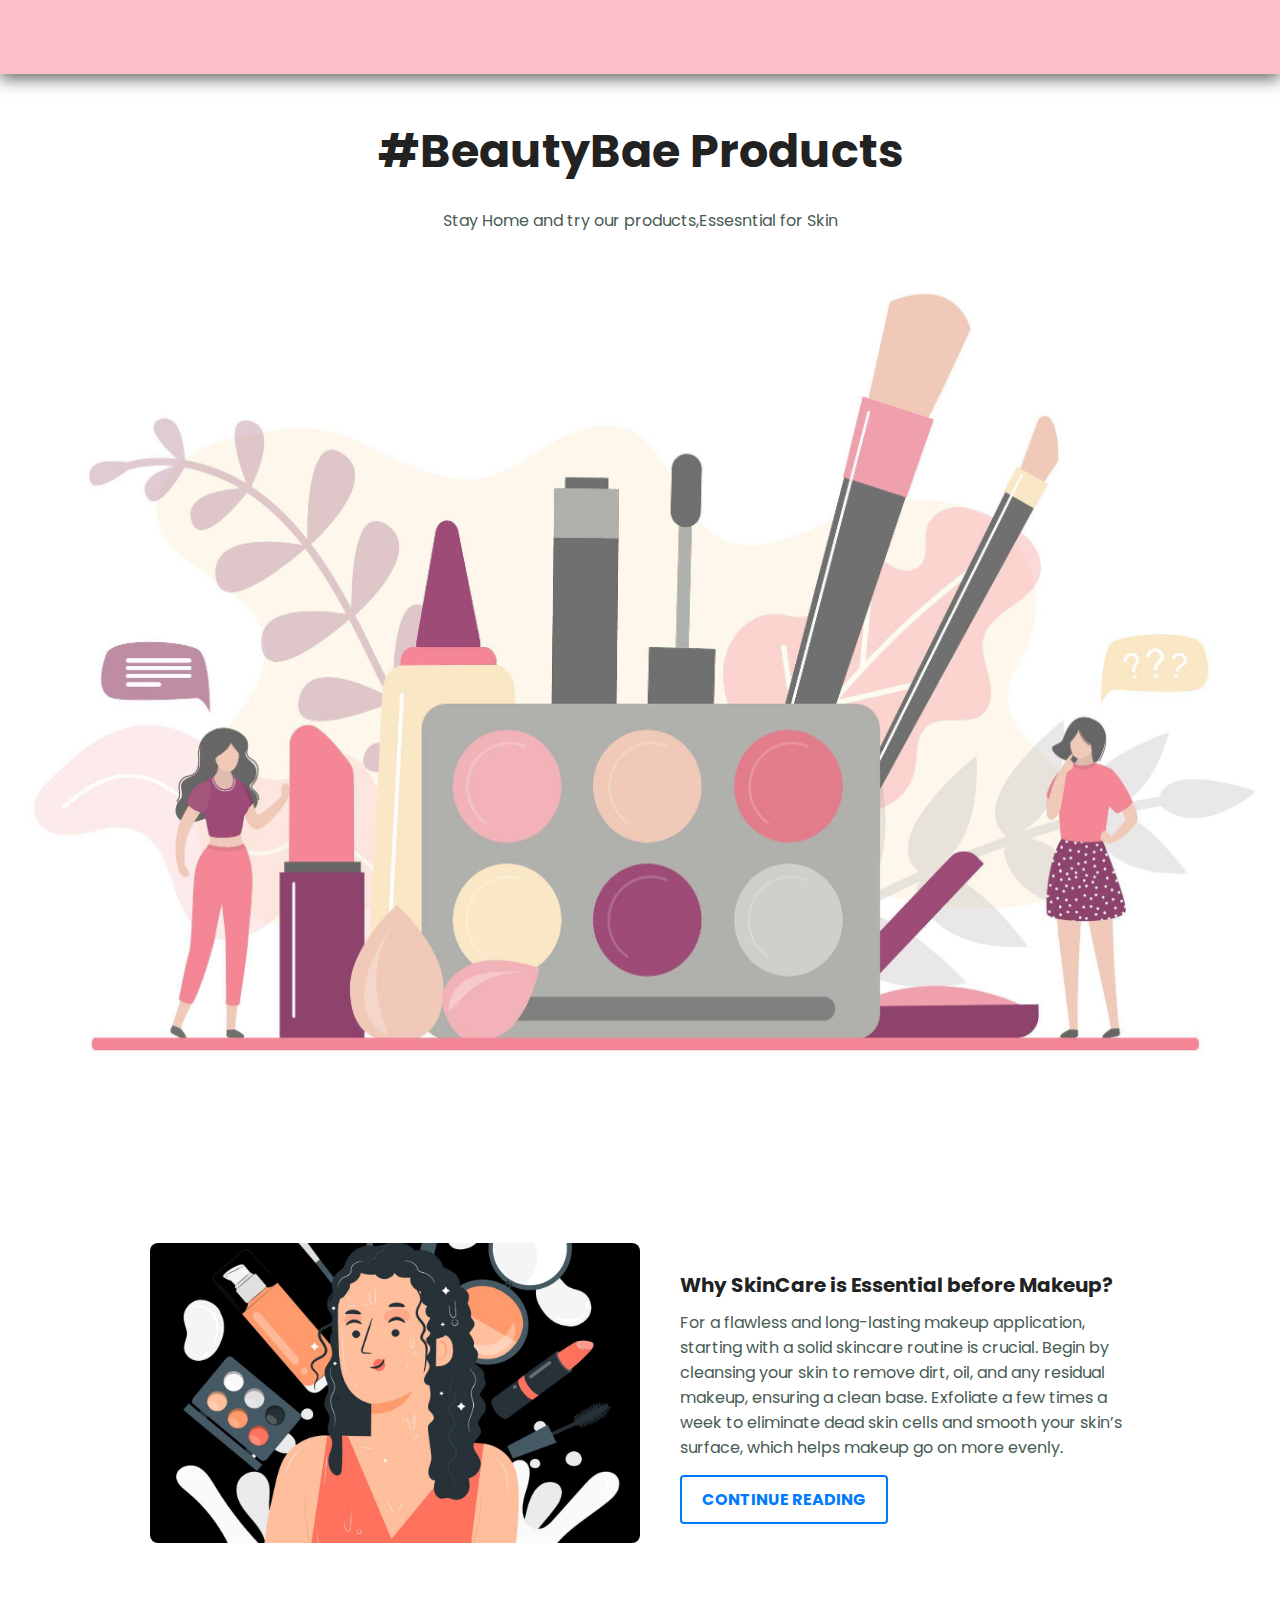
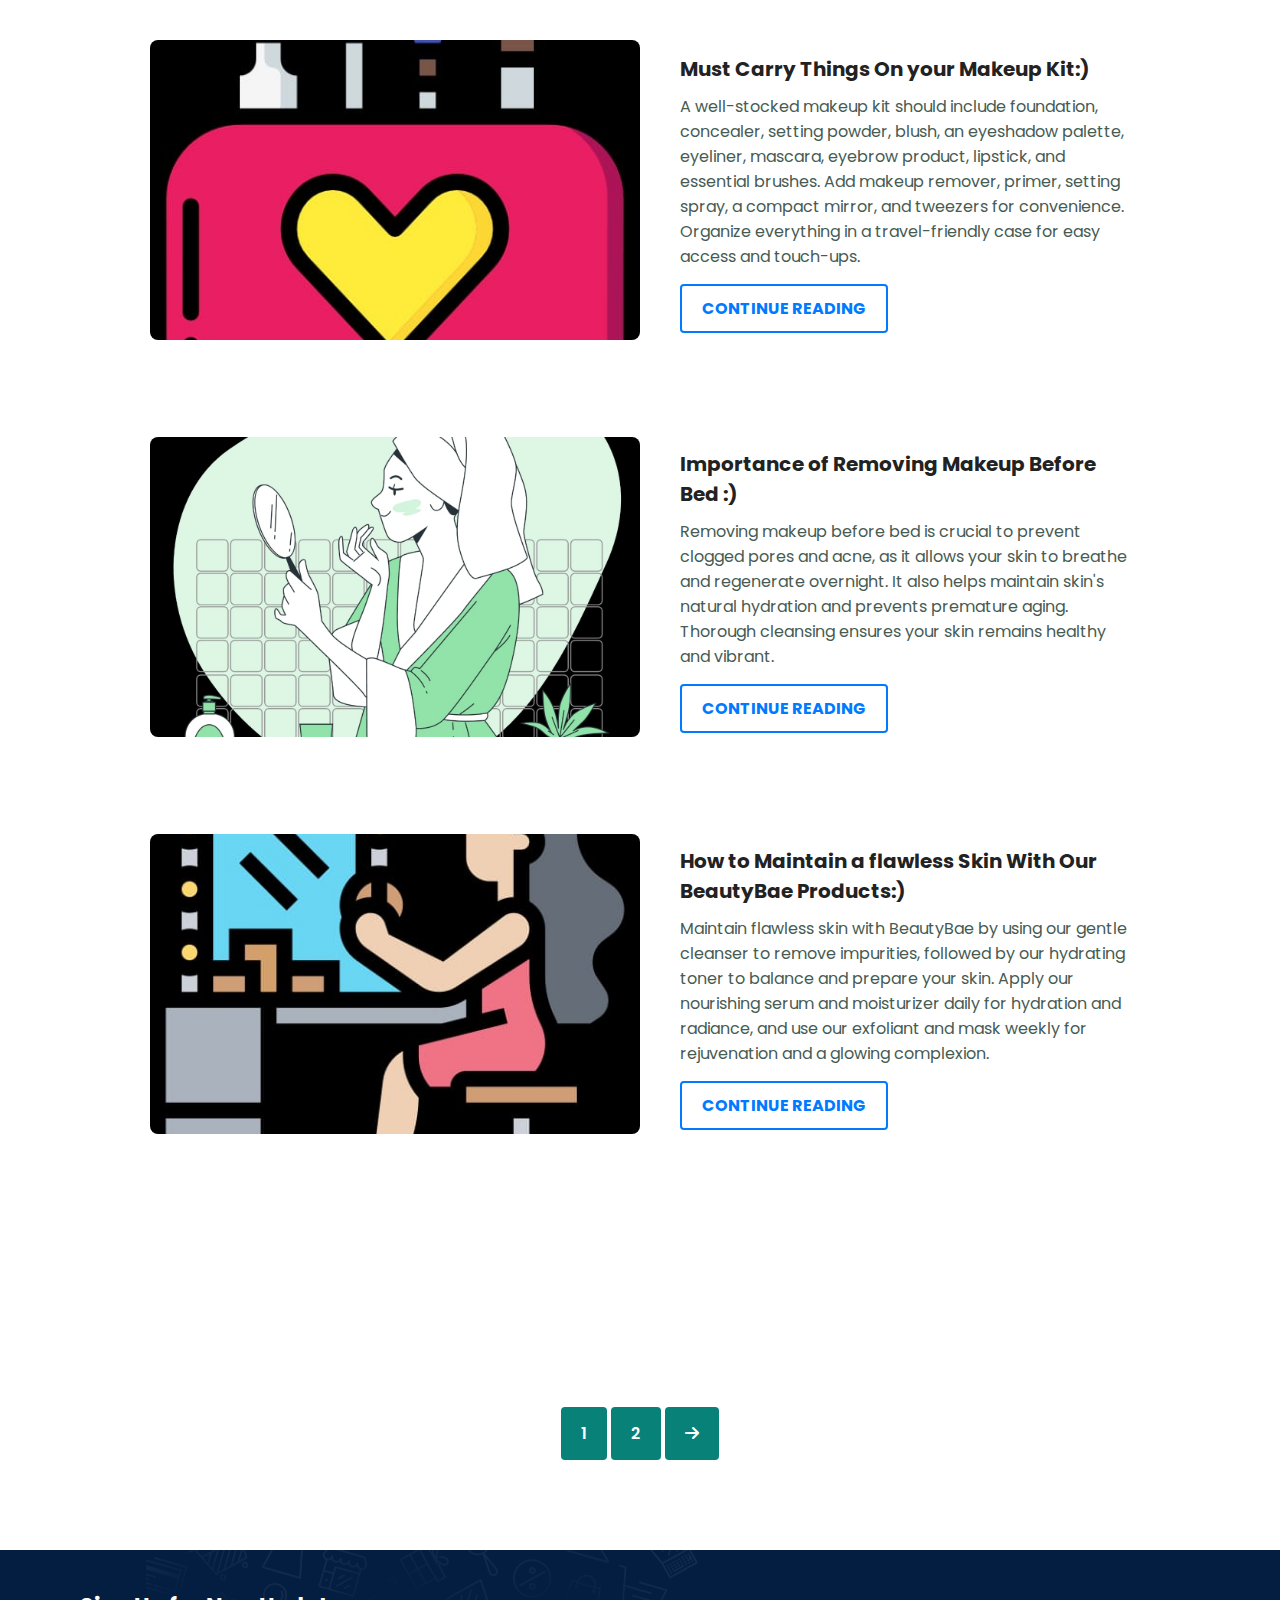
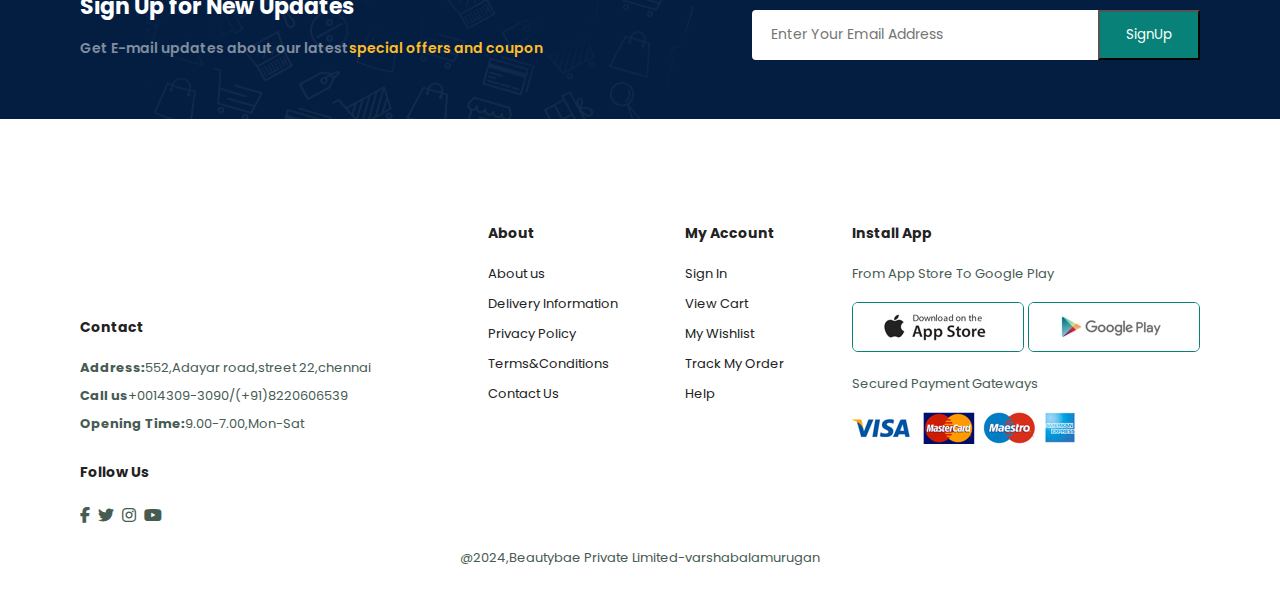
<file: blog.html>
<!DOCTYPE html>
<html lang="en">
<head>
    <meta charset="UTF-8">
    <meta http-equiv="X-UA-Compatile" content="IE-edge">
    <meta name="viewport" content="width=device-width, initial-scale=1.0">
    <title>BeautyBae</title>
    <link rel="stylesheet" href="https://cdnjs.cloudflare.com/ajax/libs/font-awesome/6.5.2/css/all.min.css">

    <link rel="stylesheet" href="style.css">
</head>
<body>
    <section id="header">
        <h1 class="logo">'BeautyB'ae:)</h1>
        

        <div>
            <ul id="navbar">
                <li><a href="index.html">Home</a></li>
                <li><a href="shop.html">Shop</a></li>
                <li><a class="active" href="blog.html">Blog</a></li>
                <li><a href="about.html">About</a></li>
                <li><a href="contact.html">Contact</a></li>
                <li><a href="cart.html"><i class="fa-solid fa-bag-shopping"></i></a></li>
            </ul>
        </div>
        
    </section>
    <section id="page-header">
        <div>
            <h2>#BeautyBae Products</h2>
            <p>Stay Home and try our products,Essesntial for Skin</p>
            <img src="images/blog image3.jpg" class="homeimg" alt="" class="page-header-img">
           </div>
    </section>
    <section id="blog">
        <div class="blog-box">
            <div class="blog-img">
                <img src="images/aniimg1.jpg" alt="">
            </div>
            <div class="blog-details">
                <h4> Why  SkinCare is Essential before Makeup?</h4>
                <p>For a flawless and long-lasting makeup application, starting with a solid skincare routine is crucial. Begin by cleansing your skin to remove dirt, oil, and any residual makeup, ensuring a clean base. Exfoliate a few times a week to eliminate dead skin cells and smooth your skin’s surface, which helps makeup go on more evenly. </p>
                <a href="#">CONTINUE READING</a>
            </div>
        </div>
        <div class="blog-box">
            <div class="blog-img">
                <img src="images/aniimg4.jpg" alt="">
            </div>
            <div class="blog-details">
                <h4>Must Carry Things On your Makeup Kit:)</h4>
                <p>A well-stocked makeup kit should include foundation, concealer, setting powder, blush, an eyeshadow palette, eyeliner, mascara, eyebrow product, lipstick, and essential brushes. Add makeup remover, primer, setting spray, a compact mirror, and tweezers for convenience. Organize everything in a travel-friendly case for easy access and touch-ups.</p>
                <a href="#">CONTINUE READING</a>
            </div>
        </div>
        <div class="blog-box">
            <div class="blog-img">
                <img src="images/aniimg2.jpg" alt="">
            </div>
            <div class="blog-details">
                <h4>Importance of Removing Makeup Before Bed :)</h4>
                <p>Removing makeup before bed is crucial to prevent clogged pores and acne, as it allows your skin to breathe and regenerate overnight. It also helps maintain skin's natural hydration and prevents premature aging. Thorough cleansing ensures your skin remains healthy and vibrant.</p>
                <a href="#">CONTINUE READING</a>
            </div>
        </div>
        <div class="blog-box">
            <div class="blog-img">
                <img src="images/aniimg9.jpg" alt="">
            </div>
            <div class="blog-details">
                <h4>How to Maintain a flawless Skin With Our BeautyBae Products:)</h4>
                <p>Maintain flawless skin with BeautyBae by using our gentle cleanser to remove impurities, followed by our hydrating toner to balance and prepare your skin. Apply our nourishing serum and moisturizer daily for hydration and radiance, and use our exfoliant and mask weekly for rejuvenation and a glowing complexion.</p>
                <a href="#">CONTINUE READING</a>
            </div>
        </div>
        </section>
        <section id="pagination" class="section-p1">
            <a href="#">1</a>
            <a href="#">2</a>
            <a href="#"><i class="fa-solid fa-arrow-right"></i></a>
        </section>
     <section id="newsletter" class="section-p1">
        <div class="newstext">
            <h4>Sign Up for New Updates</h4>
            <p>Get E-mail updates about our latest<span>special offers and coupon</span></p>
        </div>
        <div class="form">
            <input type="text" placeholder="Enter Your Email Address">
            <button class="normal">SignUp</button>
        </div>
     </section>   

     <footer class="section-p1">
        <div class="col">
            <h1 class="logo">'BeautyB'ae:)</h1>
            <h4>Contact</h4>
            <p><strong>Address:</strong>552,Adayar road,street 22,chennai</p>
            <p><strong>Call us</strong>+0014309-3090/(+91)8220606539</p>
            <p><strong>Opening Time:</strong>9.00-7.00,Mon-Sat</p>
            <div class="follow">
                <h4>Follow Us</h4>
                <div class="icon">
                    <i class="fab fa-facebook-f"></i>
                    <i class="fab fa-twitter"></i>
                    <i class="fab fa-instagram"></i>
                    <i class="fab fa-youtube"></i>
                </div>
            </div>
        </div>
        <div class="col">
            <h4>About</h4>
            <a href="#">About us</a>
            <a href="#">Delivery Information</a>
            <a href="#">Privacy Policy</a>
            <a href="#">Terms&Conditions</a>
            <a href="#">Contact Us</a>
            
        </div>
        <div class="col">
            <h4>My Account</h4>
            <a href="#">Sign In</a>
            <a href="#">View Cart</a>
            <a href="#">My Wishlist</a>
            <a href="#">Track My Order</a>
            <a href="#">Help</a>
            
        </div>
       <div class="col install">
        <h4>Install App</h4>
        <p>From App Store To Google Play</p>
        <div class="row">
            <img src="images/app.jpg" alt="">
            <img src="images/play.jpg" alt="">
            </div>
            <p>Secured Payment Gateways</p>
            <img src="images/pay.png" alt="">
      
       </div>
       <div class="copyright">
        <p>@2024,Beautybae Private Limited-varshabalamurugan</p>
       </div>
     </footer>
        
        
        


<script src="script.js"></script>
</body>
</html>
</file>
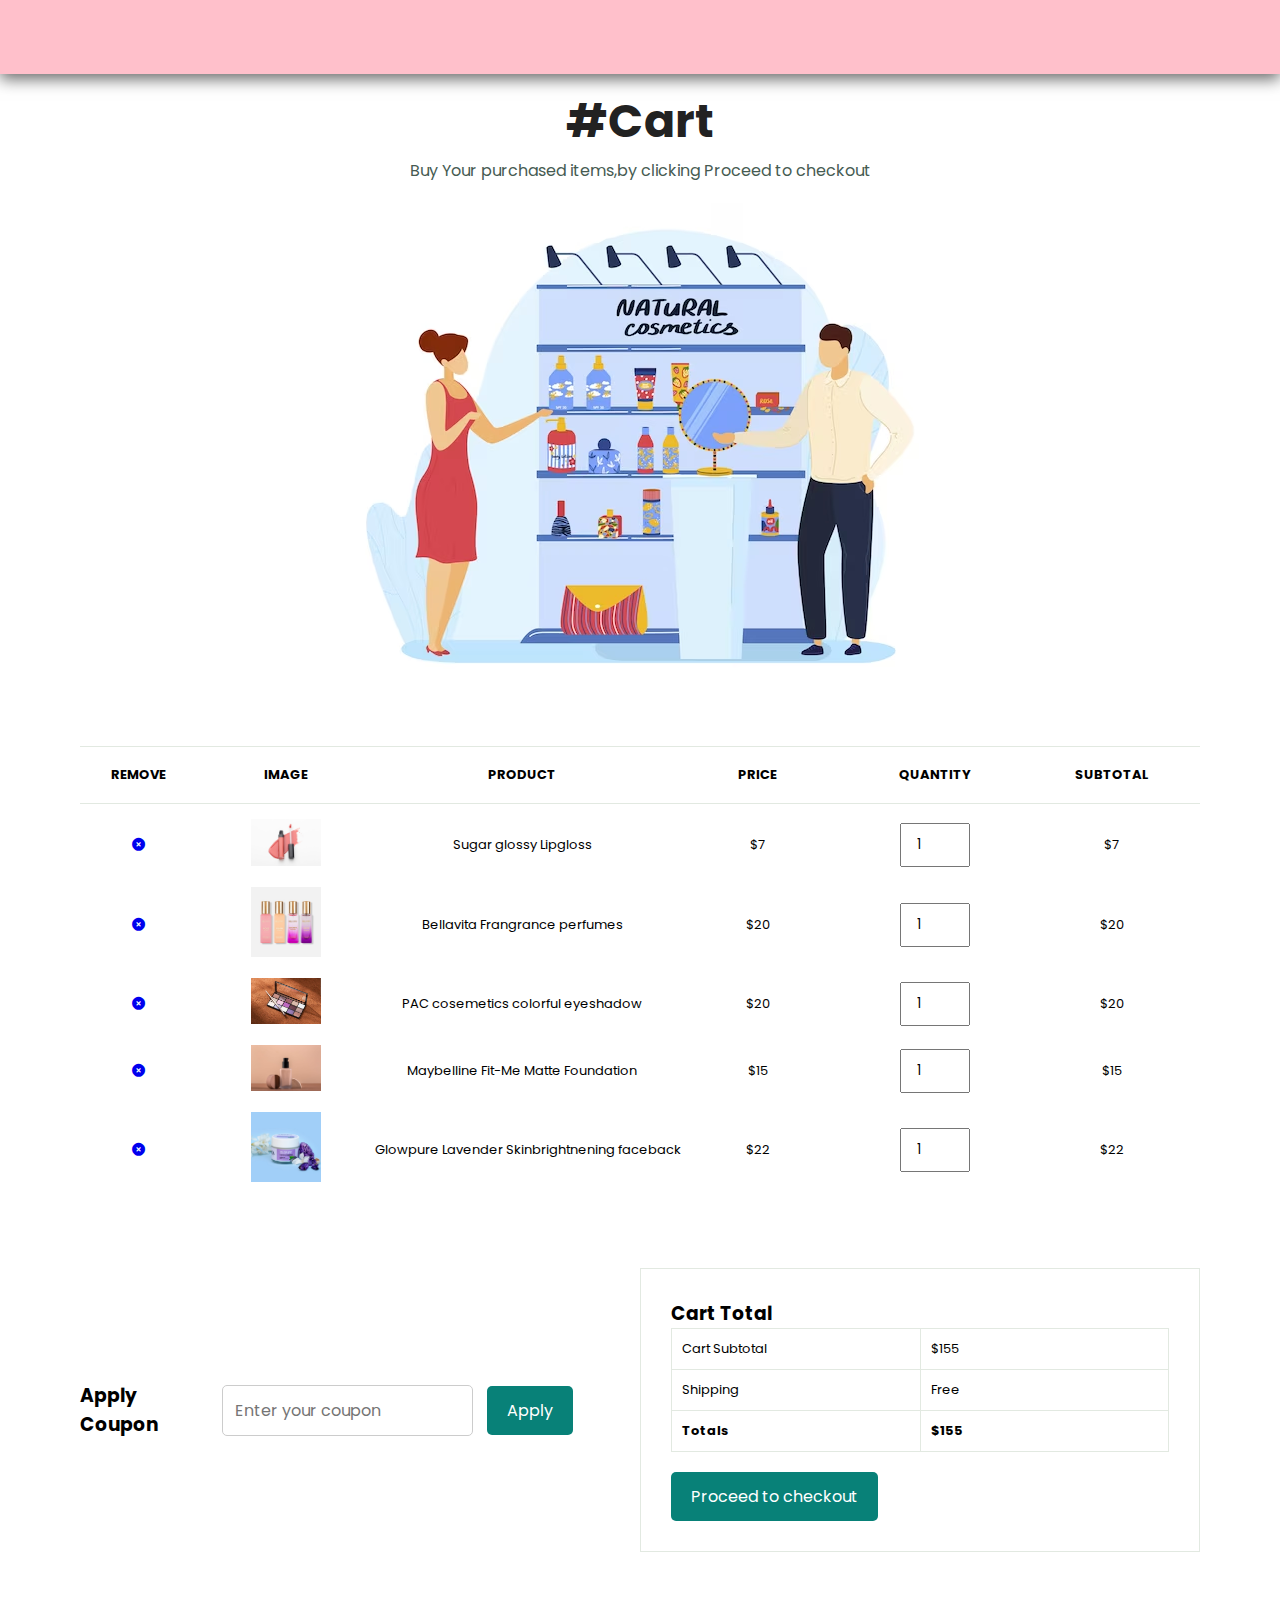
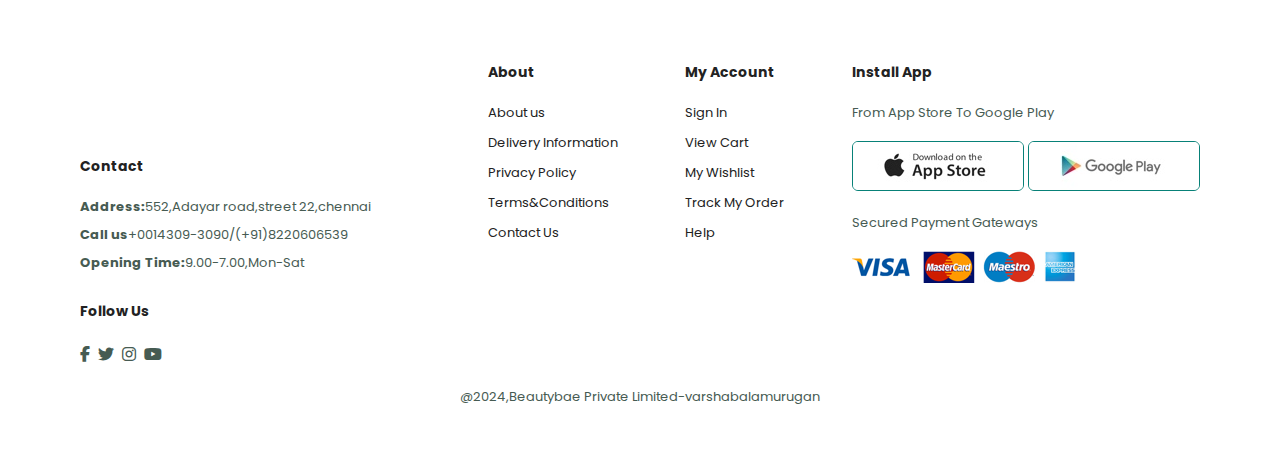
<file: cart.html>
<!DOCTYPE html>
<html lang="en">
<head>
    <meta charset="UTF-8">
    <meta http-equiv="X-UA-Compatile" content="IE-edge">
    <meta name="viewport" content="width=device-width, initial-scale=1.0">
    <title>BeautyBae</title>
    <link rel="stylesheet" href="https://cdnjs.cloudflare.com/ajax/libs/font-awesome/6.5.2/css/all.min.css">

    <link rel="stylesheet" href="style.css">
</head>
<body>
    <section id="header">
        <h1 class="logo">'BeautyB'ae:)</h1>
        

        <div>
            <ul id="navbar">
                <li><a href="index.html">Home</a></li>
                <li><a href="shop.html">Shop</a></li>
                <li><a href="blog.html">Blog</a></li>
                <li><a href="about.html">About</a></li>
                <li><a href="contact.html">Contact</a></li>
                <li><a class="active" href="cart.html"><i class="fa-solid fa-bag-shopping"></i></a></li>
            </ul>
        </div>
        
    </section>
    <section id="about-header">
        <div class="cart">
            <h2>#Cart</h2>
            <p>Buy Your purchased items,by clicking Proceed to checkout</p>
            <img src="images/cartimg.avif" alt="" class="cart-header-img">
           </div>
    </section>
    <section id="cart" class="section-p1">
        <table width="100%">
            <thead>
                <tr>
                <td>Remove</td>
                <td>Image</td>
                <td>Product</td>
                <td>Price</td>
                <td>Quantity</td>
                <td>Subtotal</td>
                </tr>
            </thead>
            <tbody>
                <tr>
                    <td><a href="#"><i class="fa-solid fa-circle-xmark"></i></a></td>
                    <td><img src="images/lipglossimg.jpg" alt=""></td>
                    <td>Sugar glossy Lipgloss</td>
                    <td>$7</td>
                    <td><input type="number" value="1"></td>
                    <td>$7</td>
                </tr>
                <tr>
                    <td><a href="#"><i class="fa-solid fa-circle-xmark"></i></a></td>
                    <td><img src="images/newperfumes.webp" alt=""></td>
                    <td>Bellavita Frangrance perfumes</td>
                    <td>$20</td>
                    <td><input type="number" value="1"></td>
                    <td>$20</td>
                </tr>
                <tr>
                    <td><a href="#"><i class="fa-solid fa-circle-xmark"></i></a></td>
                    <td><img src="images/eyeshadow.jpg" alt=""></td>
                    <td>PAC cosemetics colorful eyeshadow</td>
                    <td>$20</td>
                    <td><input type="number" value="1"></td>
                    <td>$20</td>
                </tr>
                <tr>
                    <td><a href="#"><i class="fa-solid fa-circle-xmark"></i></a></td>
                    <td><img src="images/foundation2.jpg" alt=""></td>
                    <td>Maybelline Fit-Me Matte Foundation</td>
                    <td>$15</td>
                    <td><input type="number" value="1"></td>
                    <td>$15</td>
                </tr>
                <tr>
                    <td><a href="#"><i class="fa-solid fa-circle-xmark"></i></a></td>
                    <td><img src="images/newfaceback.webp" alt=""></td>
                    <td>Glowpure Lavender Skinbrightnening faceback</td>
                    <td>$22</td>
                    <td><input type="number" value="1"></td>
                    <td>$22</td>
                </tr>
            </tbody>
        </table>
    </section>
    <section id="cart-add" class="section-p1">
        <div id="coupon">
            <h3>Apply Coupon</h3>
        <div>
            <input type="text" placeholder="Enter your coupon">
            <button class="normal">Apply</button>
        </div>
        </div>
        <div id="subtotal">
            <h3>Cart Total</h3>
            <table>
                <tr>
                    <td>Cart Subtotal</td>
                    <td>$155</td>
                </tr>
                <tr>
                    <td>Shipping</td>
                    <td>Free</td>
                </tr>
                <tr>
                    <td><strong>Totals</strong></td>
                    <td><strong>$155</strong></td>
                </tr>
            </table>
            <button class="normal">Proceed to checkout</button>
        </div>
    </section>
     <footer class="section-p1">
        <div class="col">
            <h1 class="logo">'BeautyB'ae:)</h1>
            <h4>Contact</h4>
            <p><strong>Address:</strong>552,Adayar road,street 22,chennai</p>
            <p><strong>Call us</strong>+0014309-3090/(+91)8220606539</p>
            <p><strong>Opening Time:</strong>9.00-7.00,Mon-Sat</p>
            <div class="follow">
                <h4>Follow Us</h4>
                <div class="icon">
                    <i class="fab fa-facebook-f"></i>
                    <i class="fab fa-twitter"></i>
                    <i class="fab fa-instagram"></i>
                    <i class="fab fa-youtube"></i>
                </div>
            </div>
        </div>
        <div class="col">
            <h4>About</h4>
            <a href="#">About us</a>
            <a href="#">Delivery Information</a>
            <a href="#">Privacy Policy</a>
            <a href="#">Terms&Conditions</a>
            <a href="#">Contact Us</a>
            
        </div>
        <div class="col">
            <h4>My Account</h4>
            <a href="#">Sign In</a>
            <a href="#">View Cart</a>
            <a href="#">My Wishlist</a>
            <a href="#">Track My Order</a>
            <a href="#">Help</a>
            
        </div>
       <div class="col install">
        <h4>Install App</h4>
        <p>From App Store To Google Play</p>
        <div class="row">
            <img src="images/app.jpg" alt="">
            <img src="images/play.jpg" alt="">
            </div>
            <p>Secured Payment Gateways</p>
            <img src="images/pay.png" alt="">
      
       </div>
       <div class="copyright">
        <p>@2024,Beautybae Private Limited-varshabalamurugan</p>
       </div>
     </footer>
        
        
        


<script src="script.js"></script>
</body>
</html>
</file>
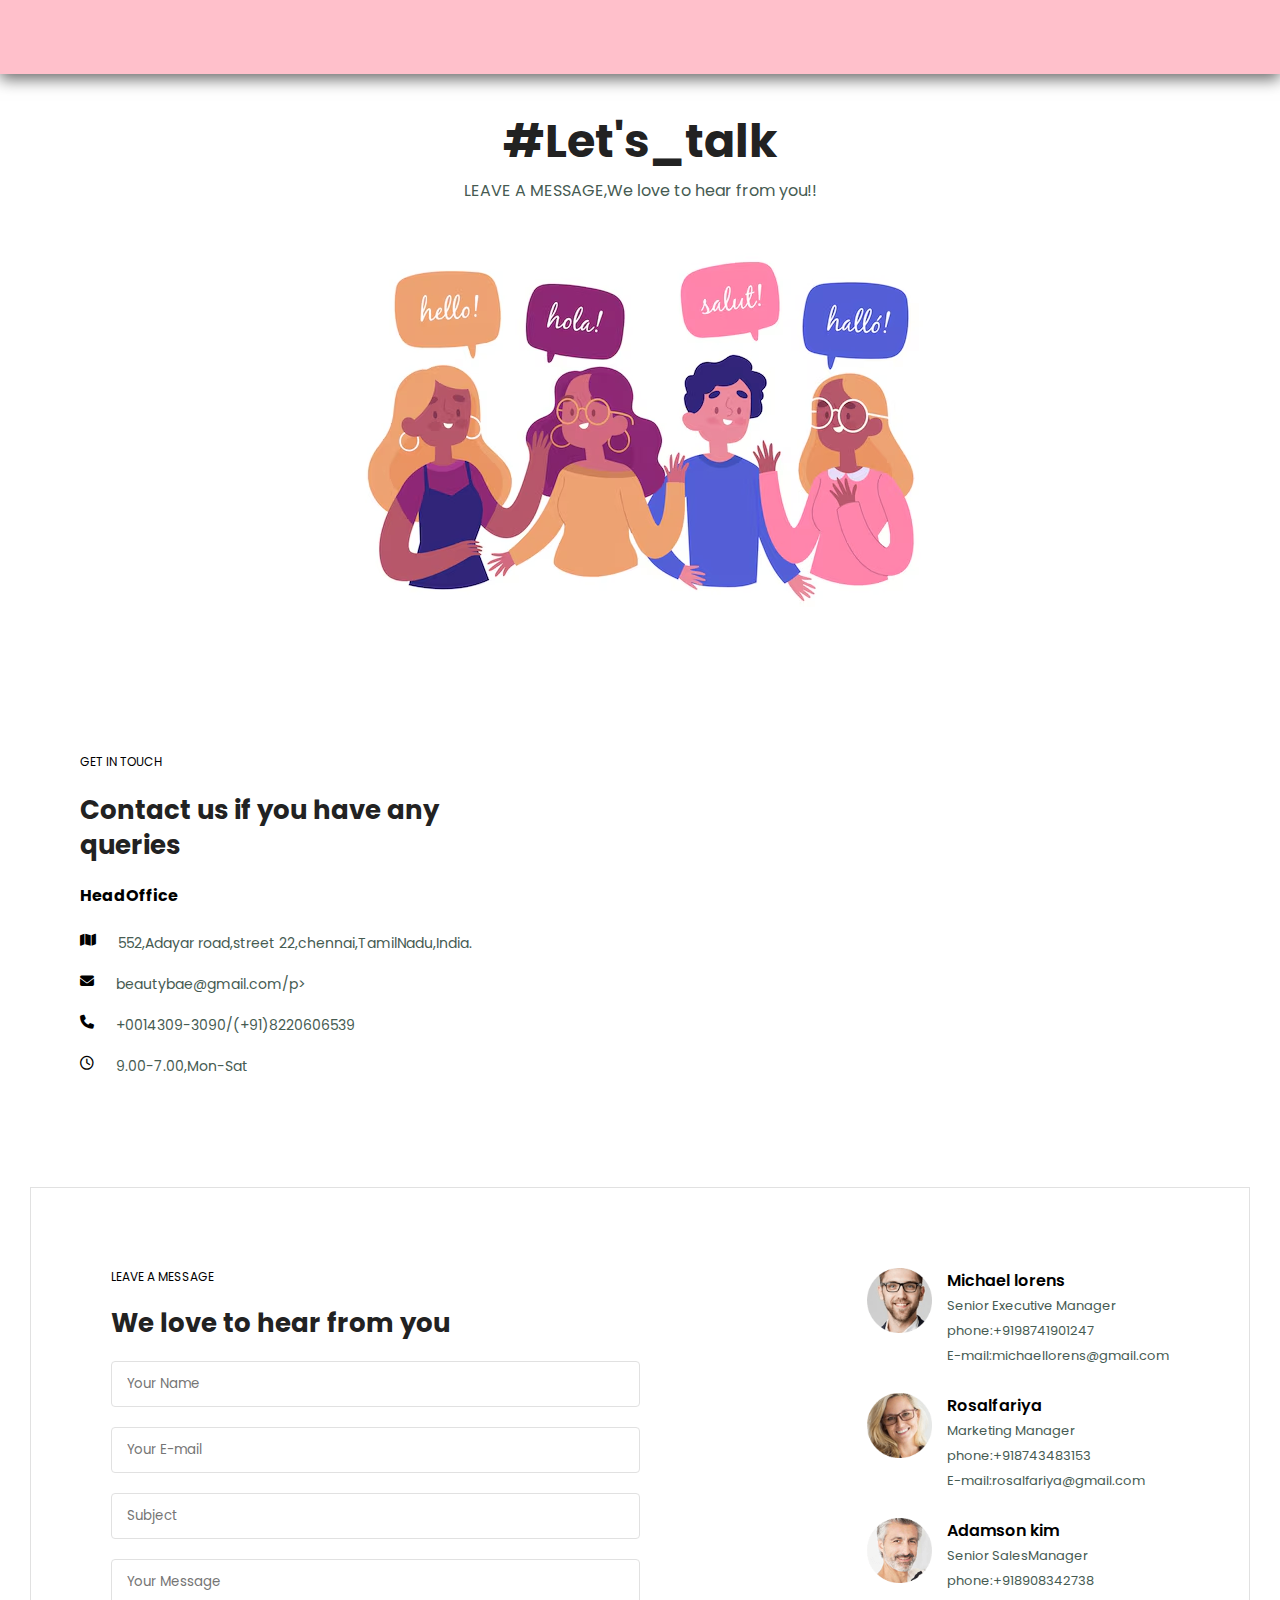
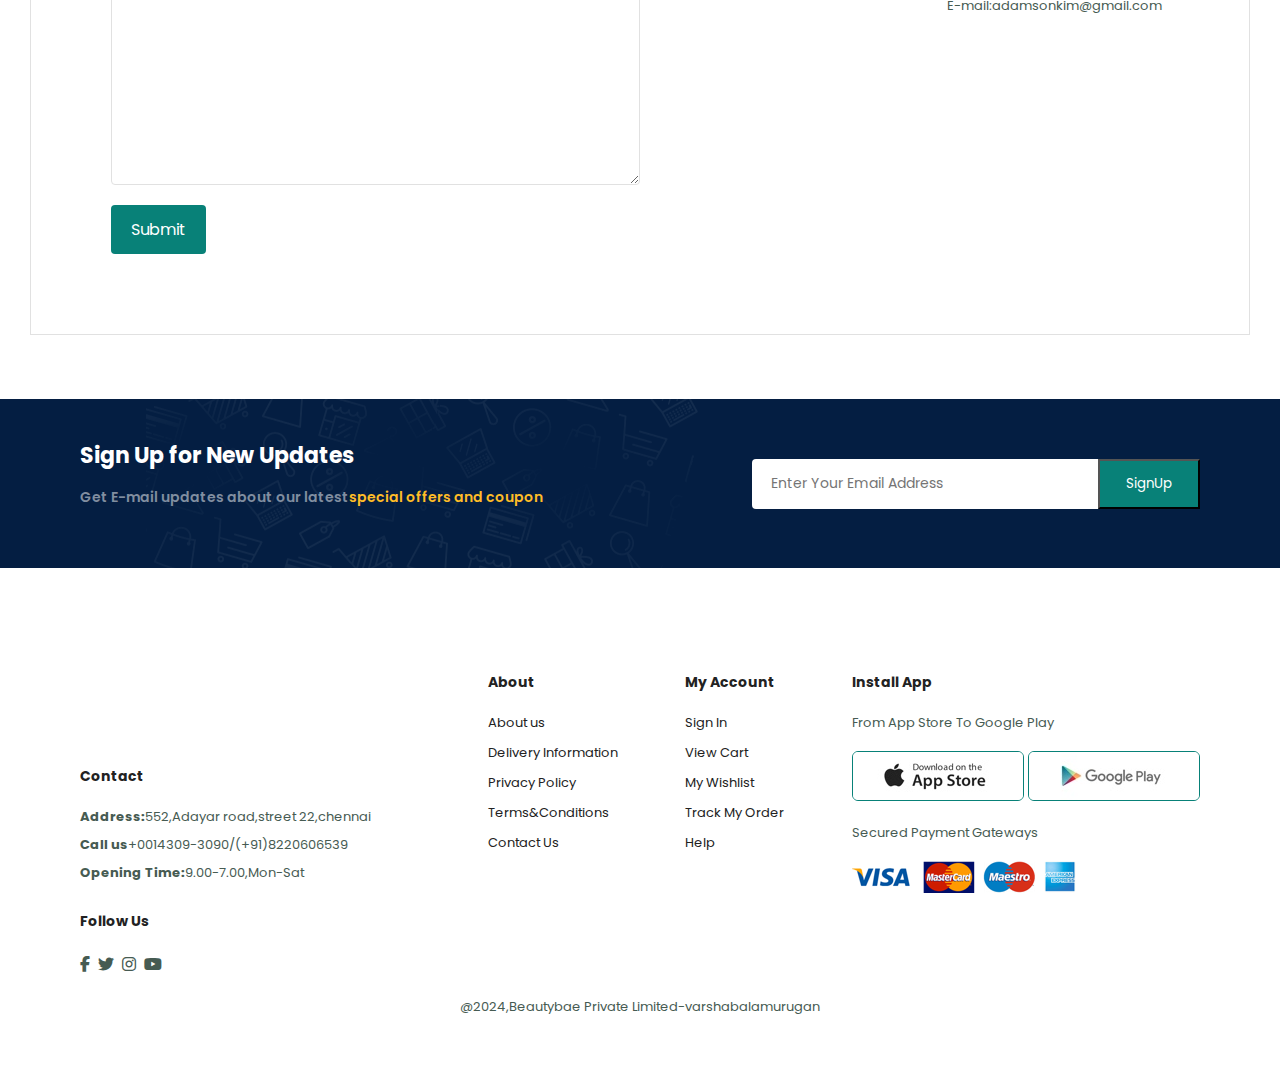
<file: contact.html>
<!DOCTYPE html>
<html lang="en">
<head>
    <meta charset="UTF-8">
    <meta http-equiv="X-UA-Compatile" content="IE-edge">
    <meta name="viewport" content="width=device-width, initial-scale=1.0">
    <title>BeautyBae</title>
    <link rel="stylesheet" href="https://cdnjs.cloudflare.com/ajax/libs/font-awesome/6.5.2/css/all.min.css">

    <link rel="stylesheet" href="style.css">
</head>
<body>
    <section id="header">
        <h1 class="logo">'BeautyB'ae:)</h1>
        

        <div>
            <ul id="navbar">
                <li><a href="index.html">Home</a></li>
                <li><a href="shop.html">Shop</a></li>
                <li><a href="blog.html">Blog</a></li>
                <li><a href="about.html">About</a></li>
                <li><a class="active" href="contact.html">Contact</a></li>
                <li><a href="cart.html"><i class="fa-solid fa-bag-shopping"></i></a></li>
            </ul>
        </div>
        
    </section>
    <section id="about-header">
        <div class="contact">
            <h2>#Let's_talk</h2>
            <p>LEAVE A MESSAGE,We love to hear from you!!</p>
            <img src="images/letstalk.avif" alt="" class="contact-header-img">
           </div>
    </section>
    <section id="contact-details" class="section-p1">
        <div class="details">
            <span>GET IN TOUCH</span>
            <h2>Contact us if you have any queries</h2>
            <h3>HeadOffice</h3>
            <div>
                <li>
                    <i class="fa-solid fa-map"></i>
                    <p>552,Adayar road,street 22,chennai,TamilNadu,India.</p>
                </li>
                <li>
                    <i class="fa-solid fa-envelope"></i>
                    <p>beautybae@gmail.com/p>
                </li>
                <li>
                    <i class="fa-solid fa-phone"></i>
                    <p>+0014309-3090/(+91)8220606539</p>
                </li>
                <li>
                    <i class="fa-regular fa-clock"></i>
                    <p>9.00-7.00,Mon-Sat</p>
                </li>
            </div>
        </div>
        <div class="map">
            <iframe src="https://www.google.com/maps/embed?pb=!1m18!1m12!1m3!1d31099.632531902156!2d80.23868584619332!3d13.00673123793955!2m3!1f0!2f0!3f0!3m2!1i1024!2i768!4f13.1!3m3!1m2!1s0x3a5267ed15c41681%3A0x6569ce967a249e83!2z4K6F4K6f4K-I4K6v4K6-4K6x4K-BLCDgrprgr4bgrqngr43grqngr4gsIOCupOCuruCuv-CutOCvjSDgrqjgrr7grp_gr4E!5e0!3m2!1sta!2sin!4v1722426382733!5m2!1sta!2sin" width="600" height="450" style="border:0;" allowfullscreen="" loading="lazy" referrerpolicy="no-referrer-when-downgrade"></iframe>
        </div>
    </section>
    <section id="form-details">
        <form action="">
            <span>LEAVE A MESSAGE</span>
            <h2>We love to hear from you</h2>
            <input type="text" placeholder="Your Name">
            <input type="text" placeholder="Your E-mail">
            <input type="text" placeholder="Subject">
            <textarea name="" id="" cols="30" rows="10" placeholder="Your Message"></textarea>
            <button class="normal">Submit</button>

        </form>
        <div class="people">
            <div>
                <img src="images/people1.png" alt="">
                <p><span>Michael lorens</span>Senior Executive Manager<br>phone:+9198741901247<br>E-mail:michaellorens@gmail.com</p>
            </div>
            <div>
                <img src="images/people2.png" alt="">
                <p><span>Rosalfariya</span>Marketing Manager<br>phone:+918743483153<br>E-mail:rosalfariya@gmail.com</p>
            </div>
            <div>
                <img src="images/people3.png" alt="">
                <p><span>Adamson kim</span>Senior SalesManager<br>phone:+918908342738<br>E-mail:adamsonkim@gmail.com</p>
            </div>
        </div>
     </section>
    <section id="newsletter" class="section-p1">
        <div class="newstext">
            <h4>Sign Up for New Updates</h4>
            <p>Get E-mail updates about our latest<span>special offers and coupon</span></p>
        </div>
        <div class="form">
            <input type="text" placeholder="Enter Your Email Address">
            <button class="normal">SignUp</button>
        </div>
     </section>
    

     <footer class="section-p1">
        <div class="col">
            <h1 class="logo">'BeautyB'ae:)</h1>
            <h4>Contact</h4>
            <p><strong>Address:</strong>552,Adayar road,street 22,chennai</p>
            <p><strong>Call us</strong>+0014309-3090/(+91)8220606539</p>
            <p><strong>Opening Time:</strong>9.00-7.00,Mon-Sat</p>
            <div class="follow">
                <h4>Follow Us</h4>
                <div class="icon">
                    <i class="fab fa-facebook-f"></i>
                    <i class="fab fa-twitter"></i>
                    <i class="fab fa-instagram"></i>
                    <i class="fab fa-youtube"></i>
                </div>
            </div>
        </div>
        <div class="col">
            <h4>About</h4>
            <a href="#">About us</a>
            <a href="#">Delivery Information</a>
            <a href="#">Privacy Policy</a>
            <a href="#">Terms&Conditions</a>
            <a href="#">Contact Us</a>
            
        </div>
        <div class="col">
            <h4>My Account</h4>
            <a href="#">Sign In</a>
            <a href="#">View Cart</a>
            <a href="#">My Wishlist</a>
            <a href="#">Track My Order</a>
            <a href="#">Help</a>
            
        </div>
       <div class="col install">
        <h4>Install App</h4>
        <p>From App Store To Google Play</p>
        <div class="row">
            <img src="images/app.jpg" alt="">
            <img src="images/play.jpg" alt="">
            </div>
            <p>Secured Payment Gateways</p>
            <img src="images/pay.png" alt="">
      
       </div>
       <div class="copyright">
        <p>@2024,Beautybae Private Limited-varshabalamurugan</p>
       </div>
     </footer>
        
        
        


<script src="script.js"></script>
</body>
</html>
</file>
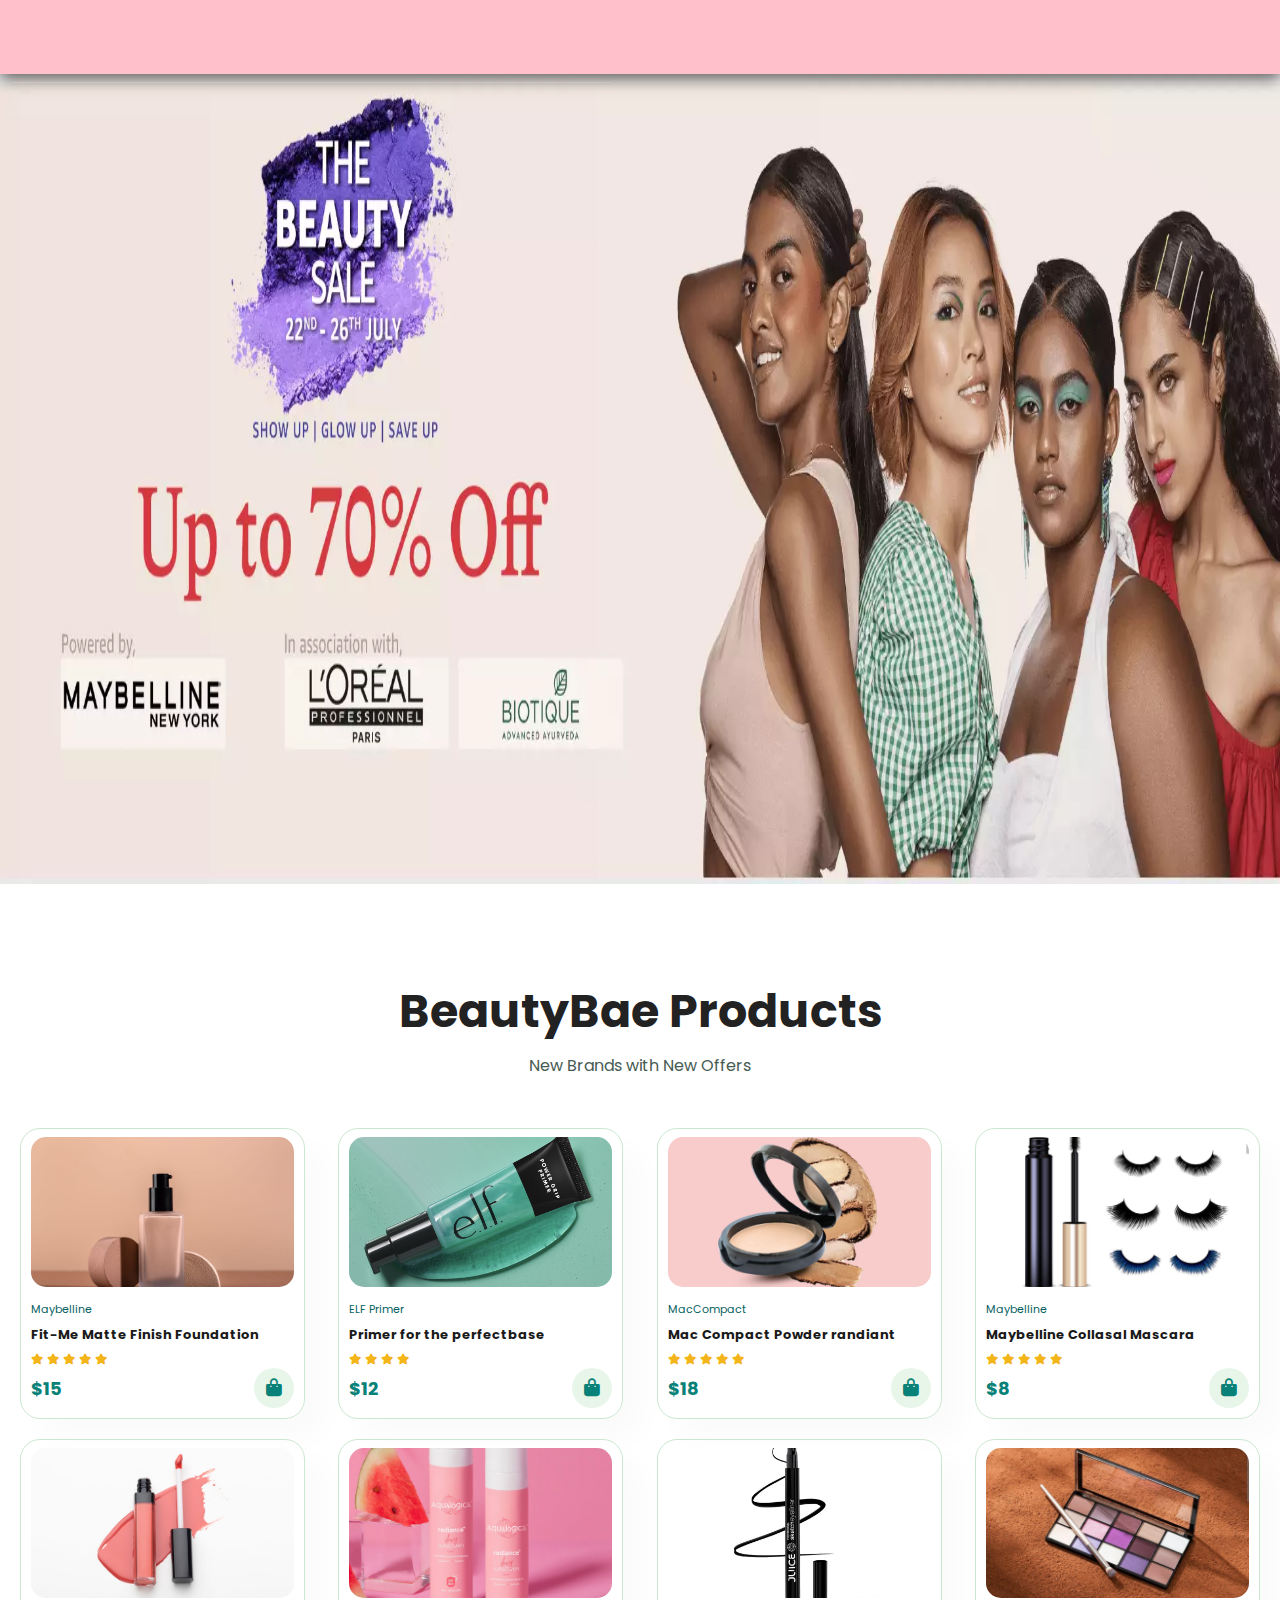
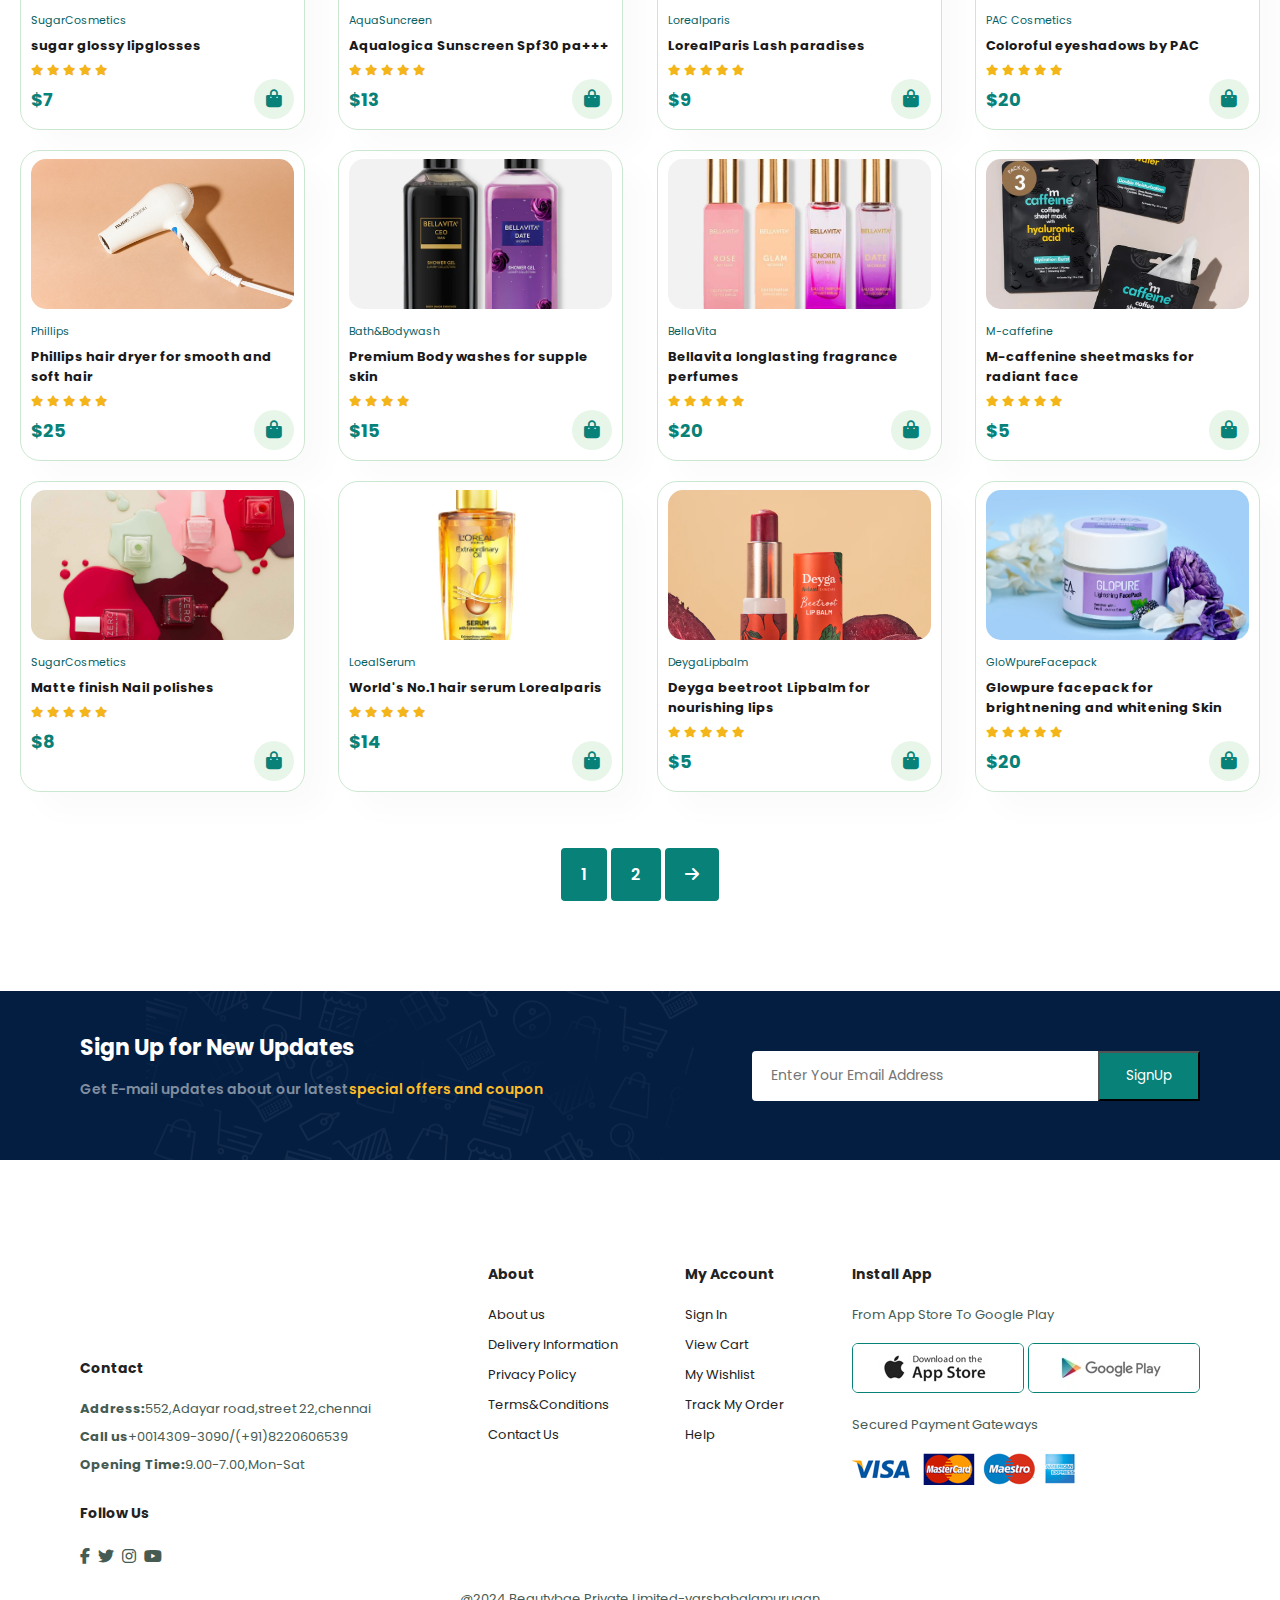
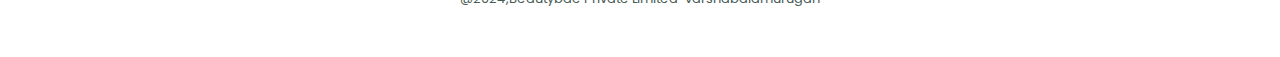
<file: shop.html>
<!DOCTYPE html>
<html lang="en">
<head>
    <meta charset="UTF-8">
    <meta http-equiv="X-UA-Compatile" content="IE-edge">
    <meta name="viewport" content="width=device-width, initial-scale=1.0">
    <title>BeautyBae</title>
    <link rel="stylesheet" href="https://cdnjs.cloudflare.com/ajax/libs/font-awesome/6.5.2/css/all.min.css">

    <link rel="stylesheet" href="style.css">
</head>
<body>
    <section id="header">
        <h1 class="logo">'BeautyB'ae:)</h1>
        

        <div>
            <ul id="navbar">
                <li><a href="index.html">Home</a></li>
                <li><a class="active" href="shop.html">Shop</a></li>
                <li><a href="blog.html">Blog</a></li>
                <li><a href="about.html">About</a></li>
                <li><a href="contact.html">Contact</a></li>
                <li><a href="cart.html"><i class="fa-solid fa-bag-shopping"></i></a></li>
            </ul>
        </div>
        
    </section>
    <section>
        <div>
            <img src="images/grooming2.webp" class="homeimg" alt="">
           </div>
    </section>
    <section id="feature" class="section-p1">
        </section>
        <section id="product1" class="section-p1">
        <h2>BeautyBae Products</h2>
        <p>New Brands with New Offers</p>
        <div class="pro-container">
            <div class="pro" onclick="window.location.href='sproduct.html';">
            <img src="images/foundation2.jpg" alt="">
            <div class="des">
                <span>Maybelline</span>
                <h5>Fit-Me Matte Finish Foundation</h5>
                <div class="star">
                    <i class="fas fa-star"></i>
                    <i class="fas fa-star"></i>
                    <i class="fas fa-star"></i>
                    <i class="fas fa-star"></i>
                    <i class="fas fa-star"></i>
                </div>
                <h4>$15</h4>
            </div>
            <a href="cart.html" class="cart"><i class="fa-solid fa-bag-shopping"></i></a>

            </div>
            <div class="pro" onclick="window.location.href='sproduct.html';">
                <img src="images/prime.jpg" alt="">
                <div class="des">
                    <span>ELF Primer</span>
                    <h5>Primer for the perfectbase</h5>
                    <div class="star">
                        <i class="fas fa-star"></i>
                        <i class="fas fa-star"></i>
                        <i class="fas fa-star"></i>
                        <i class="fas fa-star"></i>
                        
                    </div>
                    <h4>$12</h4>
                </div>
                <a href="cart.html" class="cart"><i class="fa-solid fa-bag-shopping"></i></a>
    
                </div>
                <div class="pro" onclick="window.location.href='sproduct.html';">
                    <img src="images/compact.avif" alt="">
                    <div class="des">
                        <span>MacCompact</span>
                        <h5>Mac Compact Powder randiant</h5>
                        <div class="star">
                            <i class="fas fa-star"></i>
                            <i class="fas fa-star"></i>
                            <i class="fas fa-star"></i>
                            <i class="fas fa-star"></i>
                            <i class="fas fa-star"></i>
                        </div>
                        <h4>$18</h4>
                    </div>
                    <a href="cart.html" class="cart"><i class="fa-solid fa-bag-shopping"></i></a>
        
                    </div>
                    <div class="pro" onclick="window.location.href='sproduct.html';">
                        <img src="images/mascara.jpg" alt="">
                        <div class="des">
                            <span>Maybelline</span>
                            <h5>Maybelline Collasal Mascara</h5>
                            <div class="star">
                                <i class="fas fa-star"></i>
                                <i class="fas fa-star"></i>
                                <i class="fas fa-star"></i>
                                <i class="fas fa-star"></i>
                                <i class="fas fa-star"></i>
                            </div>
                            <h4>$8</h4>
                        </div>
                        <a href="cart.html" class="cart"><i class="fa-solid fa-bag-shopping"></i></a>
            
                        </div>
                        <div class="pro" onclick="window.location.href='sproduct.html';">
                            <img src="images/lipglossimg.jpg" alt="">
                            <div class="des">
                                <span>SugarCosmetics</span>
                                <h5>sugar glossy lipglosses</h5>
                                <div class="star">
                                    <i class="fas fa-star"></i>
                                    <i class="fas fa-star"></i>
                                    <i class="fas fa-star"></i>
                                    <i class="fas fa-star"></i>
                                    <i class="fas fa-star"></i>
                                </div>
                                <h4>$7</h4>
                            </div>
                            <a href="cart.html" class="cart"><i class="fa-solid fa-bag-shopping"></i></a>
                
                            </div>
                            <div class="pro" onclick="window.location.href='sproduct.html';">
                                <img src="images/sunscreenaqua.webp" alt="">
                                <div class="des">
                                    <span>AquaSuncreen</span>
                                    <h5>Aqualogica Sunscreen Spf30 pa+++</h5>
                                    <div class="star">
                                        <i class="fas fa-star"></i>
                                        <i class="fas fa-star"></i>
                                        <i class="fas fa-star"></i>
                                        <i class="fas fa-star"></i>
                                        <i class="fas fa-star"></i>
                                    </div>
                                    <h4>$13</h4>
                                </div>
                                <a href="cart.html" class="cart"><i class="fa-solid fa-bag-shopping"></i></a>
                    
                                </div>
                                <div class="pro" onclick="window.location.href='sproduct.html';">
                                    <img src="images/eyeliner.webp" alt="">
                                    <div class="des">
                                        <span>Lorealparis</span>
                                        <h5>LorealParis Lash paradises</h5>
                                        <div class="star">
                                            <i class="fas fa-star"></i>
                                            <i class="fas fa-star"></i>
                                            <i class="fas fa-star"></i>
                                            <i class="fas fa-star"></i>
                                            <i class="fas fa-star"></i>
                                        </div>
                                        <h4>$9</h4>
                                    </div>
                                    <a href="cart.html" class="cart"><i class="fa-solid fa-bag-shopping"></i></a>
                        
                                    </div>
                                    <div class="pro" onclick="window.location.href='sproduct.html';">
                                        <img src="images/eyeshadow.jpg" alt="">
                                        <div class="des">
                                            <span>PAC Cosmetics</span>
                                            <h5>Coloroful eyeshadows by PAC</h5>
                                            <div class="star">
                                                <i class="fas fa-star"></i>
                                                <i class="fas fa-star"></i>
                                                <i class="fas fa-star"></i>
                                                <i class="fas fa-star"></i>
                                                <i class="fas fa-star"></i>
                                            </div>
                                            <h4>$20</h4>
                                        </div>
                                        <a href="cart.html" class="cart"><i class="fa-solid fa-bag-shopping"></i></a>
                            
                                        </div>
                                    <div class="pro" onclick="window.location.href='sproduct.html';">
                                    <img src="images/newhairdryer2.jpg" alt="">
                                    <div class="des">
                                        <span>Phillips</span>
                                        <h5>Phillips hair dryer for smooth and soft hair</h5>
                                        <div class="star">
                                            <i class="fas fa-star"></i>
                                            <i class="fas fa-star"></i>
                                            <i class="fas fa-star"></i>
                                            <i class="fas fa-star"></i>
                                            <i class="fas fa-star"></i>
                                        </div>
                                        <h4>$25</h4>
                                    </div>
                                    <a href="cart.html" class="cart"><i class="fa-solid fa-bag-shopping"></i></a>
                        
                                    </div>
                                    <div class="pro" onclick="window.location.href='sproduct.html';">
                                        <img src="images/newbodywash.webp" alt="">
                                        <div class="des">
                                            <span>Bath&Bodywash</span>
                                            <h5>Premium Body washes for supple skin</h5>
                                            <div class="star">
                                                <i class="fas fa-star"></i>
                                                <i class="fas fa-star"></i>
                                                <i class="fas fa-star"></i>
                                                <i class="fas fa-star"></i>
                                                
                                            </div>
                                            <h4>$15</h4>
                                        </div>
                                        <a href="cart.html" class="cart"><i class="fa-solid fa-bag-shopping"></i></a>
                            
                                        </div>
                                        <div class="pro" onclick="window.location.href='sproduct.html';">
                                            <img src="images/newperfumes.webp" alt="">
                                            <div class="des">
                                                <span>BellaVita</span>
                                                <h5>Bellavita longlasting fragrance perfumes</h5>
                                                <div class="star">
                                                    <i class="fas fa-star"></i>
                                                    <i class="fas fa-star"></i>
                                                    <i class="fas fa-star"></i>
                                                    <i class="fas fa-star"></i>
                                                    <i class="fas fa-star"></i>
                                                </div>
                                                <h4>$20</h4>
                                            </div>
                                            <a href="cart.html" class="cart"><i class="fa-solid fa-bag-shopping"></i></a>
                                
                                            </div>
                                            <div class="pro" onclick="window.location.href='sproduct.html';">
                                                <img src="images/newsheetmasks.webp" alt="">
                                                <div class="des">
                                                    <span>M-caffefine</span>
                                                    <h5>M-caffenine sheetmasks for radiant face</h5>
                                                    <div class="star">
                                                        <i class="fas fa-star"></i>
                                                        <i class="fas fa-star"></i>
                                                        <i class="fas fa-star"></i>
                                                        <i class="fas fa-star"></i>
                                                        <i class="fas fa-star"></i>
                                                    </div>
                                                    <h4>$5</h4>
                                                </div>
                                                <a href="cart.html" class="cart"><i class="fa-solid fa-bag-shopping"></i></a>
                                    
                                                </div>
                                                <div class="pro" onclick="window.location.href='sproduct.html';">
                                                    <img src="images/newnailpolisher.jpg" alt="">
                                                    <div class="des">
                                                        <span>SugarCosmetics</span>
                                                        <h5>Matte finish Nail polishes</h5>
                                                        <div class="star">
                                                            <i class="fas fa-star"></i>
                                                            <i class="fas fa-star"></i>
                                                            <i class="fas fa-star"></i>
                                                            <i class="fas fa-star"></i>
                                                            <i class="fas fa-star"></i>
                                                        </div>
                                                        <h4>$8</h4>
                                                    </div>
                                                    <a href="cart.html" class="cart"><i class="fa-solid fa-bag-shopping"></i></a>
                                        
                                                    </div>
                                                    <div class="pro" onclick="window.location.href='sproduct.html';">
                                                        <img src="images/loralserum.jpg" alt="">
                                                        <div class="des">
                                                            <span>LoealSerum</span>
                                                            <h5>World's No.1 hair serum Lorealparis</h5>
                                                            <div class="star">
                                                                <i class="fas fa-star"></i>
                                                                <i class="fas fa-star"></i>
                                                                <i class="fas fa-star"></i>
                                                                <i class="fas fa-star"></i>
                                                                <i class="fas fa-star"></i>
                                                            </div>
                                                            <h4>$14</h4>
                                                        </div>
                                                        <a href="cart.html" class="cart"><i class="fa-solid fa-bag-shopping"></i></a>
                                            
                                                        </div>
                                                        <div class="pro" onclick="window.location.href='sproduct.html';">
                                                            <img src="images/newlipbalm.webp" alt="">
                                                            <div class="des">
                                                                <span>DeygaLipbalm</span>
                                                                <h5>Deyga beetroot Lipbalm for nourishing lips</h5>
                                                                <div class="star">
                                                                    <i class="fas fa-star"></i>
                                                                    <i class="fas fa-star"></i>
                                                                    <i class="fas fa-star"></i>
                                                                    <i class="fas fa-star"></i>
                                                                    <i class="fas fa-star"></i>
                                                                </div>
                                                                <h4>$5</h4>
                                                            </div>
                                                            <a href="cart.html" class="cart"><i class="fa-solid fa-bag-shopping"></i></a>
                                                
                                                            </div>
                                                            <div class="pro" onclick="window.location.href='sproduct.html';">
                                                                <img src="images/newfaceback.webp" alt="">
                                                                <div class="des">
                                                                    <span>GloWpureFacepack</span>
                                                                    <h5>Glowpure facepack for brightnening and whitening Skin</h5>
                                                                    <div class="star">
                                                                        <i class="fas fa-star"></i>
                                                                        <i class="fas fa-star"></i>
                                                                        <i class="fas fa-star"></i>
                                                                        <i class="fas fa-star"></i>
                                                                        <i class="fas fa-star"></i>
                                                                    </div>
                                                                    <h4>$20</h4>
                                                                </div>
                                                                <a href="cart.html" class="cart"><i class="fa-solid fa-bag-shopping"></i></a>
                                                    
                                                                </div>
                                                        </div>
                                                     </section>
                                                <section id="pagination" class="section-p1">
                                                    <a href="#">1</a>
                                                    <a href="#">2</a>
                                                    <a href="#"><i class="fa-solid fa-arrow-right"></i></a>
                                                </section>
                                                 <section id="newsletter" class="section-p1">
                                                    <div class="newstext">
                                                        <h4>Sign Up for New Updates</h4>
                                                        <p>Get E-mail updates about our latest<span>special offers and coupon</span></p>
                                                    </div>
                                                    <div class="form">
                                                        <input type="text" placeholder="Enter Your Email Address">
                                                        <button class="normal">SignUp</button>
                                                    </div>
                                                 </section>   

                                                 <footer class="section-p1">
                                                    <div class="col">
                                                        <h1 class="logo">'BeautyB'ae:)</h1>
                                                        <h4>Contact</h4>
                                                        <p><strong>Address:</strong>552,Adayar road,street 22,chennai</p>
                                                        <p><strong>Call us</strong>+0014309-3090/(+91)8220606539</p>
                                                        <p><strong>Opening Time:</strong>9.00-7.00,Mon-Sat</p>
                                                        <div class="follow">
                                                            <h4>Follow Us</h4>
                                                            <div class="icon">
                                                                <i class="fab fa-facebook-f"></i>
                                                                <i class="fab fa-twitter"></i>
                                                                <i class="fab fa-instagram"></i>
                                                                <i class="fab fa-youtube"></i>
                                                            </div>
                                                        </div>
                                                    </div>
                                                    <div class="col">
                                                        <h4>About</h4>
                                                        <a href="#">About us</a>
                                                        <a href="#">Delivery Information</a>
                                                        <a href="#">Privacy Policy</a>
                                                        <a href="#">Terms&Conditions</a>
                                                        <a href="#">Contact Us</a>
                                                        
                                                    </div>
                                                    <div class="col">
                                                        <h4>My Account</h4>
                                                        <a href="#">Sign In</a>
                                                        <a href="#">View Cart</a>
                                                        <a href="#">My Wishlist</a>
                                                        <a href="#">Track My Order</a>
                                                        <a href="#">Help</a>
                                                        
                                                    </div>
                                                   <div class="col install">
                                                    <h4>Install App</h4>
                                                    <p>From App Store To Google Play</p>
                                                    <div class="row">
                                                        <img src="images/app.jpg" alt="">
                                                        <img src="images/play.jpg" alt="">
                                                        </div>
                                                        <p>Secured Payment Gateways</p>
                                                        <img src="images/pay.png" alt="">
                                                  
                                                   </div>
                                                   <div class="copyright">
                                                    <p>@2024,Beautybae Private Limited-varshabalamurugan</p>
                                                   </div>
                                                 </footer>
                                                    
                                                    
                                                    


    <script src="script.js"></script>
</body>
</html>
</file>
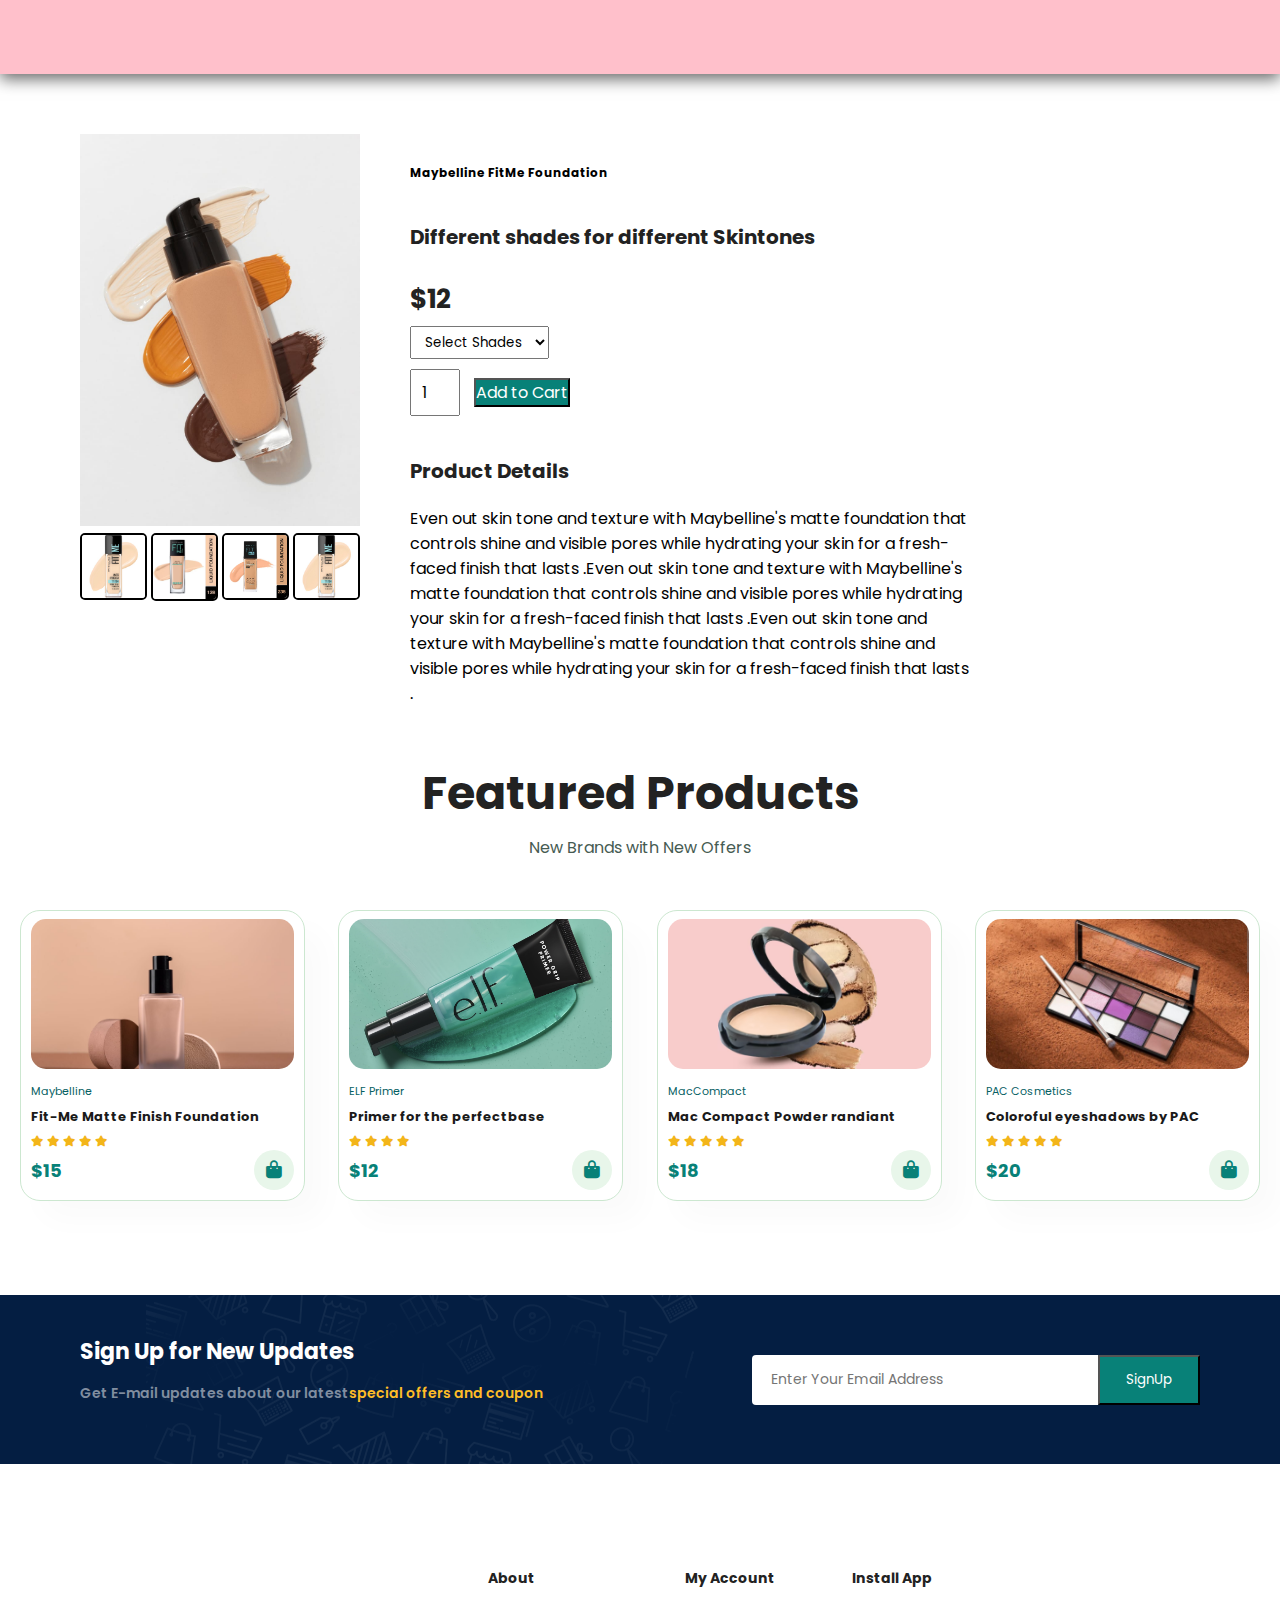
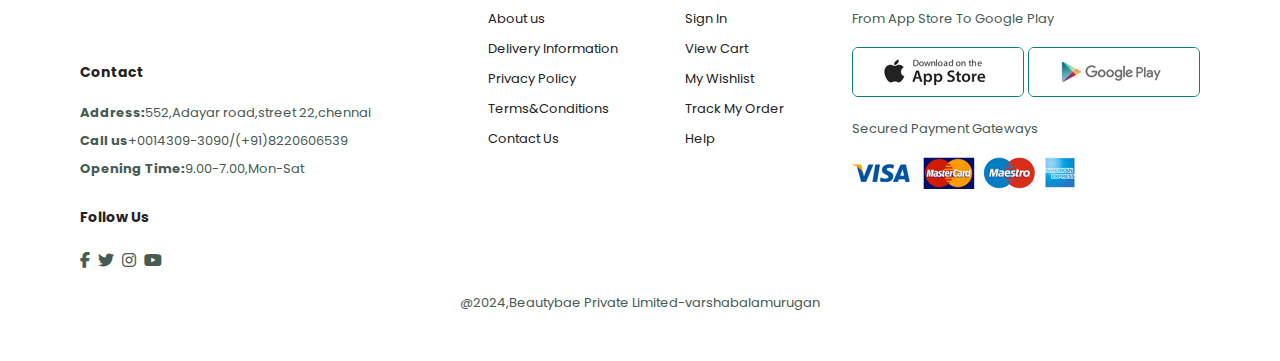
<file: sproduct.html>
<!DOCTYPE html>
<html lang="en">
<head>
    <meta charset="UTF-8">
    <meta http-equiv="X-UA-Compatile" content="IE-edge">
    <meta name="viewport" content="width=device-width, initial-scale=1.0">
    <title>BeautyBae</title>
    <link rel="stylesheet" href="https://cdnjs.cloudflare.com/ajax/libs/font-awesome/6.5.2/css/all.min.css">

    <link rel="stylesheet" href="style.css">
</head>
<body>
    <section id="header">
        <h1 class="logo">'BeautyB'ae:)</h1>
        

        <div>
            <ul id="navbar">
                <li><a href="index.html">Home</a></li>
                <li><a class="active" href="shop.html">Shop</a></li>
                <li><a href="blog.html">Blog</a></li>
                <li><a href="about.html">About</a></li>
                <li><a href="contact.html">Contact</a></li>
                <li><a href="cart.html"><i class="fa-solid fa-bag-shopping"></i></a></li>
            </ul>
        </div>
        
    </section>
    <section id="prodetails" class="section-p1">
        <div class="single-pro-image">
            <img src="images/foundation.jpg" width="100%" id="Mainimg" alt="">
            <div class="small-img-group">
                <div class="small-img-col">
                    <img src="images/maybelshade3.jpeg" width="100%" class="small-img" alt="">
                </div>
                <div class="small-img-col">
                    <img src="images/shadesfound3.webp" width="100%" class="small-img" alt="">
                </div>
                <div class="small-img-col">
                    <img src="images/shadesfound4.webp" width="100%" class="small-img" alt="">
                </div>
                <div class="small-img-col">
                    <img src="images/maybelshade3.jpeg" width="100%" class="small-img" alt="">
                </div>
            </div>
        </div>
        <div class="single-pro-details">
            <h6>Maybelline FitMe Foundation</h6>
            <h4>Different shades for different Skintones</h4>
            <h2>$12</h2>
            <select>
                <option>Select Shades</option>
                <option>Fair</option>
                <option>Medium Fair</option>
                <option>Dusky</option>
                <option>Deep</option>
            </select>
            <input type="number" value="1">
            <button class="normal">Add to Cart</button>
            <h4>Product Details</h4>
            <span>Even out skin tone and texture with Maybelline's matte foundation that controls shine and visible pores while hydrating your skin for a fresh-faced finish that lasts .Even out skin tone and texture with Maybelline's matte foundation that controls shine and visible pores while hydrating your skin for a fresh-faced finish that lasts .Even out skin tone and texture with Maybelline's matte foundation that controls shine and visible pores while hydrating your skin for a fresh-faced finish that lasts .</span>
        </div>
    </section>
    
    <section id="product1" class="section-p1">
    <h2>Featured Products</h2>
    <p>New Brands with New Offers</p>
    <div class="pro-container">
        <div class="pro">
        <img src="images/foundation2.jpg" alt="">
        <div class="des">
            <span>Maybelline</span>
            <h5>Fit-Me Matte Finish Foundation</h5>
            <div class="star">
                <i class="fas fa-star"></i>
                <i class="fas fa-star"></i>
                <i class="fas fa-star"></i>
                <i class="fas fa-star"></i>
                <i class="fas fa-star"></i>
            </div>
            <h4>$15</h4>
        </div>
        <a href="cart.html" class="cart"><i class="fa-solid fa-bag-shopping"></i></a>

        </div>
        <div class="pro">
            <img src="images/prime.jpg" alt="">
            <div class="des">
                <span>ELF Primer</span>
                <h5>Primer for the perfectbase</h5>
                <div class="star">
                    <i class="fas fa-star"></i>
                    <i class="fas fa-star"></i>
                    <i class="fas fa-star"></i>
                    <i class="fas fa-star"></i>
                    
                </div>
                <h4>$12</h4>
            </div>
            <a href="cart.html" class="cart"><i class="fa-solid fa-bag-shopping"></i></a>

            </div>
            <div class="pro">
                <img src="images/compact.avif" alt="">
                <div class="des">
                    <span>MacCompact</span>
                    <h5>Mac Compact Powder randiant</h5>
                    <div class="star">
                        <i class="fas fa-star"></i>
                        <i class="fas fa-star"></i>
                        <i class="fas fa-star"></i>
                        <i class="fas fa-star"></i>
                        <i class="fas fa-star"></i>
                    </div>
                    <h4>$18</h4>
                </div>
                <a href="cart.html" class="cart"><i class="fa-solid fa-bag-shopping"></i></a>
                </div>
                                <div class="pro">
                                    <img src="images/eyeshadow.jpg" alt="">
                                    <div class="des">
                                        <span>PAC Cosmetics</span>
                                        <h5>Coloroful eyeshadows by PAC</h5>
                                        <div class="star">
                                            <i class="fas fa-star"></i>
                                            <i class="fas fa-star"></i>
                                            <i class="fas fa-star"></i>
                                            <i class="fas fa-star"></i>
                                            <i class="fas fa-star"></i>
                                        </div>
                                        <h4>$20</h4>
                                    </div>
                                    <a href="cart.html" class="cart"><i class="fa-solid fa-bag-shopping"></i></a>
                        
                                    </div>
                            </div>
                         </section>
    <section id="newsletter" class="section-p1">
    <div class="newstext">
        <h4>Sign Up for New Updates</h4>
            <p>Get E-mail updates about our latest<span>special offers and coupon</span></p>
                </div>
                <div class="form">
                <input type="text" placeholder="Enter Your Email Address">
                    <button class="normal">SignUp</button>
                        </div>
                        </section>   

        <footer class="section-p1">
            <div class="col">
            <h1 class="logo">'BeautyB'ae:)</h1>
            <h4>Contact</h4>
            <p><strong>Address:</strong>552,Adayar road,street 22,chennai</p>
            <p><strong>Call us</strong>+0014309-3090/(+91)8220606539</p>
            <p><strong>Opening Time:</strong>9.00-7.00,Mon-Sat</p>
            <div class="follow">
                <h4>Follow Us</h4>
                <div class="icon">
                    <i class="fab fa-facebook-f"></i>
                    <i class="fab fa-twitter"></i>
                    <i class="fab fa-instagram"></i>
                    <i class="fab fa-youtube"></i>
                </div>
            </div>
        </div>
        <div class="col">
            <h4>About</h4>
            <a href="#">About us</a>
            <a href="#">Delivery Information</a>
            <a href="#">Privacy Policy</a>
            <a href="#">Terms&Conditions</a>
            <a href="#">Contact Us</a>
            
        </div>
        <div class="col">
            <h4>My Account</h4>
            <a href="#">Sign In</a>
            <a href="#">View Cart</a>
            <a href="#">My Wishlist</a>
            <a href="#">Track My Order</a>
            <a href="#">Help</a>
            
        </div>
       <div class="col install">
        <h4>Install App</h4>
        <p>From App Store To Google Play</p>
        <div class="row">
            <img src="images/app.jpg" alt="">
            <img src="images/play.jpg" alt="">
            </div>
            <p>Secured Payment Gateways</p>
            <img src="images/pay.png" alt="">
      
       </div>
       <div class="copyright">
        <p>@2024,Beautybae Private Limited-varshabalamurugan</p>
       </div>
     </footer>
        
        
        <script>
            var Mainimg=document.getElementById("Mainimg");
            var smallimg=document.getElementsByClassName("small-img");

            smallimg[0].onclick=function(){
                Mainimg.src=smallimg[0].src;
            }
            smallimg[1].onclick=function(){
                Mainimg.src=smallimg[1].src;
            }
            smallimg[2].onclick=function(){
                Mainimg.src=smallimg[2].src;
            }
            smallimg[3].onclick=function(){
                Mainimg.src=smallimg[3].src;
            }
        </script>


<script src="script.js"></script>
</body>
</html>
</file>
<file: style.css>
@import url('https://fonts.googleapis.com/css2?family=Kalnia+Glaze:wght@100..700&family=Poppins:ital,wght@0,100;0,200;0,300;0,400;0,500;0,600;0,700;0,800;0,900;1,100;1,200;1,300;1,400;1,500;1,600;1,700;1,800;1,900&display=swap');

* {
    margin: 0;
    padding: 0;
    box-sizing: border-box;
    font-family: Poppins, Impact, Haettenschweiler, 'Arial Narrow Bold', sans-serif;
}

h1 {
    font-size: 50px;
    line-height: 64px;
    color: #222;
    opacity: 0;
    animation: fadeInUp 1s forwards 0.5s;
}

h2 {
    font-size: 46px;
    line-height: 54px;
    color: #222;
}

h4 {
    font-size: 20px;
    color: #222;
}

h6 {
    font-weight: 700;
    font-size: 12px;
}

p {
    font-size: 16px;
    color: #465b52;
    margin: 15px 0 20px 0;
}

.section-p1 {
    padding: 40px 80px;
}

.section-m1 {
    margin: 40px 0;
}


body {
    width: 100%;
}

/* Header styles */

/* Header styles */

#header {
    position: sticky;
    top: 0;
    display: flex;
    align-items: center;
    justify-content: space-between;
    padding: 5px 40px;
    background-color: pink;
    box-shadow: 0 5px 15px rgba(0, 0, 0, 0.6);
    z-index: 1000; /* Ensures the header stays on top of other elements */
}


#header .logo {
    font-size: 25px;
    color: maroon;
    font-family: Poppins, Verdana, Geneva, Tahoma, sans-serif;
}

#navbar {
    display: flex;
    align-items: center;
    justify-content: center;
}

#navbar li {
    list-style: none;
    padding: 0 20px;
    position: relative;
    opacity: 0;
}

#navbar li a {
    text-decoration: none;
    font-size: 20px;
    font-weight: 600;
    color: #fff;
    transition: 0.3s ease;
}

#navbar li:nth-child(1) {
    animation: fadeIn 1s forwards 0.5s;
}

#navbar li:nth-child(2) {
    animation: fadeIn 1s forwards 1s;
}

#navbar li:nth-child(3) {
    animation: fadeIn 1s forwards 1.5s;
}

#navbar li:nth-child(4) {
    animation: fadeIn 1s forwards 2s;
}

#navbar li:nth-child(5) {
    animation: fadeIn 1s forwards 2.5s;
}

#navbar li:nth-child(6) {
    animation: fadeIn 1s forwards 3s;
}

#navbar li a:hover,
#navbar li a.active {
    color: maroon;
}

#navbar li a.active::after,
#navbar li a:hover::after {
    content: "";
    width: 30%;
    height: 2px;
    background: #000;
    position: absolute;
    bottom: -4px;
    left: 20px;
}

.homeimg {
    width: 100%;
    height: 90vh; /* Set the desired height */
    background-size: cover; /* Cover the entire container */
    background-position: center; /* Center the image */
    background-repeat: no-repeat; /* Prevent the image from repeating */
    display: flex;
    flex-direction: column;
    align-items: flex-start;
    justify-content: center;
    margin: 0; /* Remove any margins that might affect positioning */
    
}

.image-button {
    font-family: Verdana, Geneva, Tahoma, sans-serif;
    position: absolute;
    bottom: 100px;
    left: 80px;
    padding: 10px 20px;
    background-color: #fff;
    border: none;
    color: #333;
    cursor: pointer;
    font-size: 16px;
    border-radius: 10%;
    box-shadow: 0 2px 4px rgba(0, 0, 0, 0.2);
    transition: background-color 0.3s ease, transform 0.3s ease, box-shadow 0.3s ease;
    opacity: 0;
    animation: fadeInUp 1s forwards 3.5s, buttonPulse 2s infinite 3.5s;
}

.image-button:hover {
    background-color: pink;
    transform: translateY(-5px);
    box-shadow: 0 4px 8px rgba(0, 0, 0, 0.3);
}

.image-button:active {
    transform: translateY(-2px);
    box-shadow: 0 2px 4px rgba(0, 0, 0, 0.2);
}

@keyframes fadeInUp {
    from {
        transform: translateY(20px);
        opacity: 0;
    }
    to {
        transform: translateY(0);
        opacity: 1;
    }
}

@keyframes fadeIn {
    from {
        opacity: 0;
    }
    to {
        opacity: 1;
    }
}

@keyframes buttonPulse {
    0% {
        transform: scale(1);
    }
    50% {
        transform: scale(1.05);
    }
    100% {
        transform: scale(1);
    }
}
/* media query for header*/

@media (max-width: 768px) {
    #header {
        padding: 5px 10px;
    }
    
    #header .logo {
        font-size: 18px;
    }
    
    #navbar {
        justify-content: space-between;
        flex-wrap: nowrap;
    }
    
    #navbar li {
        padding: 0 5px;
    }
    
    #navbar li a {
        font-size: 16px;
    }
}

@media (max-width: 480px) {
    #header {
        padding: 5px;
    }
    
    #header .logo {
        font-size: 16px;
    }
    
    #navbar {
        justify-content: space-around;
        flex-wrap: nowrap;
    }
    
    #navbar li {
        padding: 0 3px;
    }
    
    #navbar li a {
        font-size: 14px;
    }
    
    .image-button {
        left: 10px;
        bottom: 20px;
        font-size: 12px;
        padding: 8px 16px;
    }
}
#feature {
    display: flex;
    align-items: center;
    justify-content: space-between;
    flex-wrap: wrap;
}

#feature .fe-box{
    width: 180px;
    text-align: center;
    padding: 25px 15px;
    box-shadow: 20px 20px 34px rgba(0,0,0,0.03);
    border: 1px solid #cce7d0;
    border-radius: 4px;
    margin: 15px 0;
}
#feature .fe-box img{
    width: 100%;
    margin-bottom: 10px;
}

#feature .fe-box:hover{
    box-shadow:10px 10px 54px rgba(70,62,221,0.1)
}

#feature .fe-box h6{
    display: inline-block;
    padding: 9px 8px 6px 8px;
    line-height: 1;
    border-radius: 4px;
    color: #088178;
    background-color: #fddde4;
}
#feature .fe-box:nth-child(2) h6{
    background-color: #cdebbc;
}
#feature .fe-box:nth-child(3) h6{
    background-color: #d1e8f2;
}
#feature .fe-box:nth-child(4) h6{
    background-color: #cdd4f8;
}
#feature .fe-box:nth-child(5) h6{
    background-color: #f6dbf6;
}
#feature .fe-box:nth-child(6) h6{
    background-color: #cdebbc;
}

/*product page*/
#product1 {
    text-align: center;
}

/* Ensure Font Awesome is included */
@import url('https://cdnjs.cloudflare.com/ajax/libs/font-awesome/6.0.0-beta3/css/all.min.css');

#product1 .pro-container {
    display: flex;
    justify-content: space-between;
    padding-top: 20px;
    flex-wrap: wrap;
}

#product1 .pro {
    width: 23%;
    min-width: 200px; /* Adjust as needed */
    padding: 8px 10px;
    border: 1px solid #cce7d0;
    border-radius: 20px;
    cursor: pointer;
    box-shadow: 20px 20px 30px rgba(0, 0, 0, 0.02);
    margin: 10px 0;
    transition: 0.2s ease;
    position: relative;
    overflow: hidden; /* Ensure the icon doesn't overflow */
    display: flex; /* Ensure content is flexible */
    flex-direction: column; /* Align items vertically */
    justify-content: space-between; /* Space out items */
}

#product1 .pro:hover {
    box-shadow: 10px 10px rgba(0, 0, 0, 0.06);
}

#product1 .pro img {
    width: 100%;
    height: 150px; /* Fixed height */
    object-fit: cover; /* Maintain aspect ratio and cover container */
    border-radius: 15px;
}

#product1 .pro .des {
    text-align: start;
    padding: 8px 0;
    flex-grow: 1; /* Allow description to grow */
}

#product1 .pro .des span {
    color: #066063;
    font-size: 11px;
}

#product1 .pro .des h5 {
    padding-top: 5px;
    color: #1a1a1a;
    font-size: 13px;
}

#product1 .pro .des i {
    font-size: 11px;
    color: rgb(243, 181, 25);
}

#product1 .pro .des h4 {
    padding-top: 5px;
    font-size: 18px;
    font-weight: 700;
    color: #088178;
}

#product1 .pro .cart {
    text-decoration: none;
    width: 40px; /* Adjust size */
    height: 40px;
    line-height: 40px;
    border-radius: 50%;
    background-color: #e8f6ea;
    font-weight: 500;
    color: #088178;
    position: absolute;
    bottom: 10px;
    right: 10px;
    display: flex;
    align-items: center;
    justify-content: center;
    font-size: 18px; /* Adjust icon size */
}

#product1 .pro .cart i {
    margin: 0;
}
 /*mediaquery for products*/
@media (max-width: 768px) {
    #product1 .pro-container {
        justify-content: center; /* Center the items horizontally */
    }
    
    #product1 .pro {
        width: 45%;
    }
}

@media (max-width: 480px) {
    #product1 .pro-container {
        justify-content: center; /* Center the items horizontally */
    }
    
    #product1 .pro {
        width: 80%;
    }
}

.section-m1 {
    width: 100%; /* Adjust the width as needed */
    height: 300px; /* Adjust the height as needed */
    position: relative;
    overflow: hidden;
}

.image-container {
    position: relative;
    width: 100%;
    height: 100%;
}

.img-background {
    width: 100%;
    height: 100%;
    object-fit: cover; /* Ensures the image covers the entire container */
}

.img-button {
    position: absolute;
    bottom: 20px;
    left: 50%;
    transform: translateX(-50%);
    padding: 12px 24px;
    background-color: #fff; /* Vibrant green color */
    color: black;
    font-size: 12px;
    font-weight: bold;
    border: none;
    border-radius: 25px;
    cursor: pointer;
    transition: background-color 0.3s ease, transform 0.3s ease;
    box-shadow: 0 4px 15px rgba(0, 0, 0, 0.2);
}

.img-button:hover {
    background-color: #45a049; /* Slightly darker green on hover */
    transform: translateX(-50%) translateY(-3px); /* Lift the button on hover */
}

.img-button:active {
    transform: translateX(-50%) translateY(-1px); /* Pressed effect */
}

/* Media Query for small screens */
@media (max-width: 600px) {
    .section-m1 {
        height: 200px; /* Adjust height for smaller screens */
    }

    .img-button {
        padding: 10px 20px; /* Smaller padding */
        font-size: 12px; /* Smaller font size */
    }
}

/* Media Query for medium screens */
@media (min-width: 601px) and (max-width: 1024px) {
    .section-m1 {
        height: 250px; /* Adjust height for medium screens */
    }

    .img-button {
        padding: 11px 22px; /* Adjust padding */
        font-size: 13px; /* Adjust font size */
    }
}

#product1 {
    text-align: center;
    padding: 20px;
}

.bannner-img {
    width: 80%;
    height: 500px; /* Set a height for the container */
    overflow: hidden;
    position: relative;
    background-image: url('path/to/your/background-image.jpg'); /* Replace with your image path */
    background-size: cover; /* Ensures the background covers the entire container */
    background-position: center; /* Centers the background image */
    background-repeat: no-repeat; /* Prevents the image from repeating */
    margin: 0 auto; /* Center the container horizontally */
}

.ban {
    display: flex;
    position: absolute; /* Use absolute positioning to stack images */
    width: 100%;
    height: 100%;
    top: 0;
    left: 0;
    align-items: center; /* Center images vertically */
    justify-content: center; /* Center images horizontally */
}

.ban img {
    position: absolute;
    width: 80%; /* Adjust width as needed */
    height: auto; /* Maintain aspect ratio */
    opacity: 0;
    transition: opacity 1s ease-in-out;
}

.ban img.active {
    opacity: 1;
}
/*mediaquery for collabrating brands*/

@media (max-width: 1024px) {
    #product1 {
        padding: 15px;
    }

    .bannner-img {
        width: 90%; /* Adjust width for medium screens */
        height: 400px; /* Adjust height for medium screens */
    }
}

@media (max-width: 768px) {
    #product1 {
        padding: 10px;
    }

    .bannner-img {
        width: 100%; /* Full width on smaller screens */
        height: 300px; /* Adjust height for smaller screens */
    }

    .ban img {
        width: 90%; /* Adjust image width */
    }
}

@media (max-width: 480px) {
    #product1 {
        padding: 5px;
    }

    .bannner-img {
        height: 250px; /* Reduce height further for very small screens */
    }

    .ban img {
        width: 100%; /* Full width on very small screens */
    }
}


#newsletter{
    display: flex;
    justify-content: space-between;
    flex-wrap: wrap;
    align-items: center;
    background-image: url(images/newsletter4.png);
    background-repeat: no-repeat;
    background-position: 20% 30%;
    background-color: #041e42;
    margin-top: 5%;
    margin-bottom: 5%;
}
#newsletter h4{
    font-size: 22px;
    font-weight: 700;
    color: #fff;

}
#newsletter p{
    font-size: 14px;
    font-weight: 600;
    color: #818ea0;
}
#newsletter p span{
    
   
    color: #ffbd27;
}

#newsletter .form{
    display: flex;
    width: 40%;

}
#newsletter input{
    height: 3.125rem;
    padding: 0 1.25em;
    font-size: 14px;
    width: 100%;
    border: 1px solid transparent;
    border-radius: 4px;
    outline: none;
    border-top-right-radius: 0;
    border-bottom-right-radius: 0;
}
#newsletter button{
    width: 30%;
   
    background-color: #088178;
    color: #fff;
    white-space: nowrap;
    border-top-left-radius: 0;
    border-bottom-left-radius: 0;

}
/*mediaquery for news letter*/
@media (max-width: 768px) {
    #newsletter {
        flex-direction: column;
        align-items: center; /* Center align items */
        background-position: center;
        padding: 20px;
    }
    
    #newsletter h4 {
        font-size: 20px;
        text-align: center; /* Center align heading */
    }
    
    #newsletter p {
        font-size: 12px;
        text-align: center; /* Center align paragraph text */
    }
    
    #newsletter .form {
        width: 100%;
        flex-direction: column;
        align-items: center; /* Center align form elements */
        gap: 10px; /* Add space between input and button */
    }
    
    #newsletter input, #newsletter button {
        width: 100%;
        margin-bottom: 10px;
        padding: 10px; /* Add padding for better touch interaction */
    }
    
    #newsletter button {
        border-radius: 4px;
        padding: 12px; /* Add padding for better touch interaction */
    }
}

@media (max-width: 480px) {
    #newsletter h4 {
        font-size: 18px;
    }
    
    #newsletter p {
        font-size: 10px;
    }
    
    #newsletter .form {
        gap: 8px; /* Reduce gap for very small screens */
    }
    
    #newsletter input, #newsletter button {
        padding: 12px; /* Adjust padding for better fit */
    }
    
    #newsletter button {
        font-size: 14px; /* Adjust font size for small buttons */
    }
}

footer{
    display: flex;
    flex-wrap: wrap;
    justify-content: space-between;
}

footer .col{
    display: flex;
    flex-direction: column;
    align-items: flex-start;
    margin-bottom: 20px;
}
footer .logo{
   margin-bottom: 30px;
}
footer h4{
   font-size: 14px;
   padding-bottom: 20px;
}
footer p{
    font-size: 13px;
    margin: 0 0 8px 0;
}
footer a{
    font-size: 13px;
   text-decoration: none;
   color: #222;
  margin-bottom: 10px;
}
footer .follow{
   margin-top: 20px;
}
footer .follow i{
   color: #465b52;
   padding-right: 4px;
   cursor: pointer;
 }
 footer .install .row img{
     border: 1px solid #088178;
     border-radius: 6px;
 }
 footer .install  img{
    margin: 10px 0 15px 0;
 }
 footer .follow i:hover,
 footer a:hover{
    color:#088178
 }

 footer .copyright{
    width:100%;
    text-align: center;
 }

 
 /*shop page*/
#pagination{
    text-align: center;
}
#pagination a{
    text-decoration: none;
    background-color: #088178;
    padding: 15px 20px;
    border-radius: 4px;
    color: #fff;
    font-weight: 600;
}
#pagination a i{
    font-size: 16px;
    font-weight: 600;
}

/*simgle product*/

#prodetails{
    display: flex;
    margin-top: 20px;
}
#prodetails .single-pro-image{
    width: 25%;
    margin-right: 50px;

}
.small-img-group{
    display: flex;
    justify-content: space-between;
}

.small-img-col  {
flex-basis: 24%;

cursor: pointer;
}

.small-img {
    
    
    border: 2px solid #000; /* Adds a solid black border of 2px width */
    border-radius: 5px; /* Optional: Adds rounded corners to the border */
}

#prodetails .single-pro-details{
    width: 50%;
    padding-top: 30px;
}
#prodetails .single-pro-details h4{
    padding: 40px 0 20px 0;
}
#prodetails .single-pro-details h2{
   font-size: 26px;
}
#prodetails .single-pro-details select{
    display: block;
    padding: 5px 10px;
    margin-bottom: 10px;
}
#prodetails .single-pro-details input{
    width: 50px;
    height: 47px;
    padding-left: 10px;
    font-size: 16px;
    margin-right: 10px;
}
#prodetails .single-pro-details input:focus{
    outline: none;
}
#prodetails .single-pro-details button{
    font-size: 16px;
    background: #088178;
    color: #fff;
    outline: none !important;
}
#prodetails .single-pro-details span{
    line-height: 25px;
}
/*mediaquer for singleproduct*/
@media (max-width: 768px) {
    #prodetails {
        flex-direction: column; /* Stack content vertically */
    }

    #prodetails .single-pro-image {
        width: 100%; /* Full width of the container */
        height: auto; /* Maintain aspect ratio */
        max-height: 400px; /* Limit height */
        margin-top: 20px; /* Space above the image */
        margin-bottom: 20px; /* Space below the image */
    }

    #prodetails .single-pro-details {
        width: 100%; /* Full width for details */
    }

    h4 {
        font-size: 1.2em; /* Adjust font size for tablets */
        margin-top: 40px; /* Space above the heading */
        margin-bottom: 25px; /* Space below the heading */
    }

    h6 {
        font-size: 1em; /* Adjust font size for tablets */
        margin-top: 80px; /* Space above the h6 element */
        margin-bottom: 30px; /* Space below the h6 element */
    }

    .small-img-group {
        margin-top: 30px; /* Space above the image group */
        margin-bottom: 35px; /* Space below the image group */
        display: flex;
        justify-content: space-between;
        flex-wrap: wrap;
    }

    .small-img {
        max-height: 300px; /* Limit height for smaller screens */
    }
}

/* Media query for mobile devices */
@media (max-width: 480px) {
    #prodetails {
        flex-direction: column; /* Stack content vertically */
    }

    #prodetails .single-pro-image {
        width: 100%; /* Full width of the container */
        height: auto; /* Maintain aspect ratio */
        max-height: 300px; /* Limit height for mobile screens */
        margin-top: 20px; /* Space above the image */
        margin-bottom: 20px; /* Space below the image */
    }

    #prodetails .single-pro-details {
        width: 100%; /* Full width for details */
    }

    h4 {
        font-size: 1em; /* Adjust font size for mobile devices */
        margin-top: 30px; /* Space above the heading */
        margin-bottom: 30px; /* Space below the heading */
    }

    h6 {
        font-size: 0.9em; /* Adjust font size for mobile devices */
        margin-top: 80px; /* Space above the h6 element */
        margin-bottom: 30px; /* Space below the h6 element */
    }

    .small-img-group {
        margin-top: 25px; /* Space above the image group */
        margin-bottom: 25px; /* Space below the image group */
    }

    .small-img {
        max-height: 250px; /* Further adjust max height for very small screens */
    }
}

/*blog page*/


#page-header {
    padding-bottom: 30px; /* Adds space below the section */
    text-align: center; /* Center-align text and image */
    display: flex; /* Use flexbox to center content */
    flex-direction: column; /* Stack children vertically */
    align-items: center; /* Center-align children horizontally */
}

#page-header .page-header-img {
    width: 100%; /* Full width of the container */
    height: 40vh; /* Set the image height to 40% of the viewport height */
    object-fit: cover; /* Ensure the image covers the area without distortion */
}

#page-header h2 {
    margin-top: 50px; /* Adds space above the heading */
}

#page-header p {
    margin-top: 30px; /* Adds space above the paragraph */
}


/* Adjust the blog section padding as needed */
#blog {
    padding: 150px;
}

#blog .blog-box {
    display: flex;
    align-items: center;
    width: 100%;
    padding-bottom: 90px;
}

#blog .blog-img {
    width: 50%; /* Controls the width of the image container */
    margin-right: 40px; /* Space between the image and blog details */
}

#blog .blog-img img {
    width: 100%; /* Makes the image take up the full width of the container */
    height: 300px; /* Sets a fixed height for the image */
    object-fit: cover; /* Ensures the image covers the container without distortion */
    border-radius: 8px; /* Optional: adds rounded corners to the image */
}

#blog .blog-details {
    flex: 1; /* Ensures the blog details take up the remaining space */
}

#blog .blog-details h4 {
    margin: 0 0 10px 0; /* Adjusts spacing around the title */
}

#blog .blog-details p {
    margin: 0 0 15px 0; /* Adjusts spacing around the paragraph */
}

#blog .blog-details a {
    text-decoration: none;
    color: #007BFF; /* Adjust the color to your preference */
    font-weight: bold;
}
#blog .blog-details a {
    text-decoration: none;
    color: #007BFF; /* Adjust the color to your preference */
    font-weight: bold;
    padding: 10px 20px; /* Add padding for a clickable area */
    border: 2px solid #007BFF; /* Border color matching the text color */
    border-radius: 4px; /* Rounded corners for the button */
    background-color: transparent; /* Background color of the button */
    transition: all 0.3s ease; /* Smooth transition for hover and active effects */
    display: inline-block; /* Ensures padding and border apply correctly */
}

#blog .blog-details a:hover {
    background-color: #007BFF; /* Background color on hover */
    color: #fff; /* Text color on hover */
    cursor: pointer; /* Changes cursor to a pointer on hover */
}

#blog .blog-details a:active {
    background-color: #0056b3; /* Slightly darker background on click */
    border-color: #0056b3; /* Matches the border color with the background */
    transform: scale(0.98); /* Scales down the button slightly on click */
}

/* Default styles for larger screens */

/* Media query for mobile devices */
@media (max-width: 768px) {
    #blog {
        padding: 50px; /* Adjust padding for smaller screens */
    }

    #blog .blog-box {
        flex-direction: column; /* Stacks the image and blog details vertically */
        align-items: center; /* Centers items horizontally */
        padding-bottom: 30px; /* Adjust bottom padding for mobile */
    }

    #blog .blog-img {
        width: 100%; /* Makes the image container take full width */
        margin-right: 0; /* Removes the right margin */
        margin-bottom: 20px; /* Adds margin below the image */
    }

    #blog .blog-img img {
        height: 200px; /* Adjust the height of the image for smaller screens */
        object-fit: cover; /* Ensures the image covers the container */
    }

    #blog .blog-details {
        flex: none; /* Removes flex behavior */
        text-align: center; /* Centers text for better readability on small screens */
    }

    #blog .blog-details h4 {
        margin: 0 0 15px 0; /* Adjusts spacing around the title */
    }

    #blog .blog-details p {
        margin: 0 0 20px 0; /* Adjusts spacing around the paragraph */
    }

    #blog .blog-details a {
        padding: 12px 24px; /* Increases padding for easier touch interaction */
        font-size: 16px; /* Increases font size for better readability */
    }
}

/*about page*/
#about-header {
    padding-bottom: 30px; /* Adds space below the section */
    text-align: center; /* Center-align text and image */
    display: flex; /* Use flexbox to center content */
    flex-direction: column; /* Stack children vertically */
    align-items: center; /* Center-align children horizontally */
}

#about-header .about-header-img {
    width: 100%; /* Full width of the container */
    height: 40%; /* Set a fixed height for the image (adjust as needed) */
    object-fit: cover; /* Ensure the image covers the area without distortion */
}

#about-header h2 {
    margin-top: 20px; /* Adds space above the heading */
}

#about-header p {
    margin-top: 10px; /* Adds space above the paragraph */
}
#about-head{
    display: flex;
    align-items: center;
}

#about-head .about-head2{
    width: 50%;
    height: auto;
}
#about-app {
    text-align: center; /* Center-align text and video */
    padding: 20px; /* Add padding around the section (optional) */
}

#about-app .video {
    display: flex; /* Use flexbox to center the video */
    justify-content: center; /* Center-align the video horizontally */
    align-items: center; /* Center-align the video vertically (if the height is constrained) */
}

#about-app video {
    width: auto; /* Adjust width automatically based on height */
    height: 500px; /* Set a fixed height for the video */
    max-width: 100%; /* Ensure the width does not exceed the container */
}

/*mdiaquery for aboutpage*/

@media (max-width: 768px) {
    #about-header {
        padding-bottom: 20px; /* Reduce padding for smaller screens */
    }

    #about-header .about-header-img {
        height: 30vh; /* Adjust height to 30% of viewport height */
    }

    #about-header h2 {
        margin-top: 15px; /* Reduce space above the heading */
    }

    #about-header p {
        margin-top: 8px; /* Reduce space above the paragraph */
    }

    #about-head {
        flex-direction: column; /* Stack items vertically on smaller screens */
        align-items: center; /* Center-align items horizontally */
    }

    #about-head .about-head2 {
        width: 80%; /* Increase width to 80% of the container */
    }

    #about-app {
        padding: 10px; /* Reduce padding for smaller screens */
    }

    #about-app video {
        width: 90%; /* Increase width to 90% of the container */
        height: 400px; /* Increase height for smaller screens */
    }
}

/* Media Query for devices with max-width 480px (Mobile screens) */
@media (max-width: 480px) {
    #about-header {
        padding-bottom: 10px; /* Further reduce padding for very small screens */
    }

    #about-header .about-header-img {
        height: 25vh; /* Adjust height to 25% of viewport height */
    }

    #about-header h2 {
        margin-top: 10px; /* Further reduce space above the heading */
    }

    #about-header p {
        margin-top: 5px; /* Further reduce space above the paragraph */
    }

    #about-head .about-head2 {
        width: 90%; /* Further increase width to 90% of the container */
    }

    #about-app video {
        width: 100%; /* Set width to 100% of the container */
        height: 300px; /* Increase height for very small screens */
    }
}

/*contact page*/

#about-header .contact{
    margin-top: 20px;
}
#about-header .contact-details .contact-header-img{
    width: 100%;
    height: 50%;
}
#contact-details{
    display: flex;
    align-items: center;
    justify-content: space-between;
}
#contact-details .details{
    width: 40%;
}
#contact-details .details span,
#form-details form span{
    font-size: 12px;
}
#contact-details .details h2,
#form-details form h2{
    font-size: 26px;
    line-height: 35px;
    padding: 20px 0;
}
#contact-details .details h3{
    font-size: 16px;
    padding-bottom: 15px;
}
#contact-details .details li{
    list-style: none;
    display: flex;
    padding: 10px 0;
}
#contact-details .details li i{
    font-size: 14px;
    padding-right: 22px;
}
#contact-details .details li p{
    margin: 0;
    font-size: 14px;
}
#contact-details .map{
    width: 55%;
    height: 400px;
}

#contact-details .map iframe{
    width: 100%;
    height: 100%;
}
#form-details {
    display: flex;
    justify-content: space-between;
    margin: 30px;
    padding: 80px;
    border: 1px solid #e1e1e1;
}
#form-details form {
    width: 50%; /* Adjusted form width to be narrower */
    display: flex;
    flex-direction: column; /* Stack form elements vertically */
    align-items: flex-start; /* Align form elements to the left */
    margin: 0; /* Remove margin for left alignment */
}

#form-details form input,
#form-details form textarea {
    width: 100%; /* Full width for inputs and textareas */
    padding: 12px 15px; /* Padding inside form fields */
    outline: none; /* Remove default outline */
    margin-bottom: 20px; /* Space below each form field */
    border: 1px solid #e1e1e1; /* Light border color */
    border-radius: 4px; /* Rounded corners */
}

#form-details form button {
    background-color: #088178; /* Button background color */
    color: #fff; /* Text color for the button */
    padding: 12px 20px; /* Padding for the button */
    border: none; /* Remove border */
    border-radius: 4px; /* Rounded corners */
    cursor: pointer; /* Pointer cursor on hover */
    font-size: 16px; /* Font size for the button */
    transition: background-color 0.3s ease; /* Smooth transition effect */
}

#form-details form button:hover {
    background-color: #065e5b; /* Darker background on hover */
}

#form-details .people div{
    padding-bottom: 25px;
    display: flex;
    align-items: flex-start;
}
#form-details .people div img{
    width: 65px;
    height: 65px;
    object-fit: cover;
    margin-right: 15px;
}
#form-details .people div p{
    margin: 0;
    font-size: 13px;
    line-height: 25px;
}
#form-details .people div p span{
    display: block;
    font-size: 16px;
    font-weight: 600;
    color: #000;
}

/*mediaquery for contactpage*/
@media (max-width: 768px) {
    #contact-details {
        flex-direction: column; /* Stack details and map vertically */
        align-items: center; /* Center-align items */
    }

    #contact-details .details {
        width: 100%; /* Full width for smaller screens */
        text-align: center; /* Center text */
    }

    #contact-details .map {
        width: 100%; /* Full width for map */
        height: 300px; /* Adjust height for smaller screens */
    }

    #form-details {
        flex-direction: column; /* Stack form elements vertically */
        padding: 40px; /* Adjust padding */
    }

    #form-details form {
        width: 100%; /* Full width for smaller screens */
        margin: 0; /* Remove margin */
    }

    #form-details form h2 {
        font-size: 22px; /* Adjust font size */
    }

    #form-details form input,
    #form-details form textarea {
        padding: 10px; /* Adjust padding */
    }

    #form-details form button {
        padding: 10px; /* Adjust padding */
        font-size: 14px; /* Adjust font size */
    }
}

/* Media query for mobile devices */
@media (max-width: 480px) {
    #contact-details .details h2,
    #form-details form h2 {
        font-size: 20px; /* Adjust font size */
    }

    #contact-details .details h3 {
        font-size: 14px; /* Adjust font size */
    }

    #contact-details .details li {
        font-size: 12px; /* Adjust font size */
    }

    #form-details {
        padding: 20px; /* Adjust padding */
    }

    #form-details form button {
        padding: 8px; /* Adjust padding */
        font-size: 12px; /* Adjust font size */
    }
}

/*cart page*/
#cart table{
    width: 100%;
    border-collapse: collapse;
    table-layout: fixed;
    white-space: nowrap;
}
#cart table img{
    width: 70px;
}
#cart table td:nth-child(1){
   width: 100px;
   text-align: center;
}
#cart table td:nth-child(2){
    width: 150px;
    text-align: center;
 }
 #cart table td:nth-child(3){
    width: 250px;
    text-align: center;
 }
 #cart table td:nth-child(4),
 #cart table td:nth-child(5),
 #cart table td:nth-child(6){
    width: 150px;
    text-align: center;
 }
 #cart table td:nth-child(5) input{
    width: 70px;
    padding: 10px 5px 10px 15px;
 }
 #cart table thead{
    border: 1px solid #e2e9e1;
    border-left: none;
    border-right: none;
 }
 #cart table thead td{
    font-weight: 700;
    text-transform: uppercase;
    font-size: 13px;
    padding: 18px 0;
 }
 #cart table tbody tr td{
    padding-top: 15px;
 }
 #cart table tbody  td{
    font-size: 13px;
 }
 #cart-add{
    display: flex;
    flex-wrap: wrap;
    justify-content: space-between;
 }
  #coupon{
    width: 50%;
    margin-bottom: 30px;
  }
  #coupon h3
  #subtotal h3{
    padding-bottom: 15px;
  }
  #coupon input{
    padding: 10px 20px;
    outline: none;
    width: 60%;
    margin-right: 10px;
    border: 1px solid #e2e9e1;
  }
  #subtotal{
    width: 50%;
    margin-bottom: 30px;
    border: 1px solid #e2e9e1;
    padding: 30px;
  }
  #subtotal table{
   border-collapse: collapse;
   width:100%;
   margin-bottom: 20px;
}
#subtotal table td{
    width:50%;
    border: 1px solid #e2e9e1;
    padding: 10px;
    font-size: 13px;
}
#coupon{
    display: flex;
    align-items: center;
    gap: 10px; /* Space between input and button */
}

#coupon input{
    flex: 1; /* Allows the input to take up the available space */
    padding: 12px;
    border: 1px solid #ccc;
    border-radius: 5px;
    font-size: 16px;
}

#coupon button,
#subtotal button {
    background-color: #088178; /* Provided background color */
    color: #fff; /* Provided text color */
    padding: 12px 20px; /* Provided padding */
    border: none;
    border-radius: 5px;
    font-size: 16px;
    cursor: pointer;
    transition: background-color 0.3s ease;
}

#coupon button:hover, 
#coupon button:hover{
    background-color: #065a5b; /* Slightly darker shade for hover effect */
}

#about-header {
    position: relative;
}



.cart-header-img {
    width: 100%; /* Adjust width as needed */
    height: auto; /* Maintain aspect ratio */
    display: block;
}



/*mediaquery for cartpage*/
@media (max-width: 768px) {
    #cart table td:nth-child(1),
    #cart table td:nth-child(2),
    #cart table td:nth-child(3),
    #cart table td:nth-child(4),
    #cart table td:nth-child(5),
    #cart table td:nth-child(6) {
        display: block;
        width: 100%;
        text-align: left;
    }

    #cart table td:nth-child(5) input {
        width: 100%;
        padding: 10px;
    }

    #coupon {
        width: 100%;
        flex-direction: column;
        align-items: stretch;
    }

    #coupon input {
        width: 100%;
        margin-right: 0;
        margin-bottom: 10px;
    }

    #subtotal {
        width: 100%;
    }

    #subtotal table td {
        width: 100%;
        display: block;
        box-sizing: border-box;
        padding: 10px 5px;
    }
}
</file>
